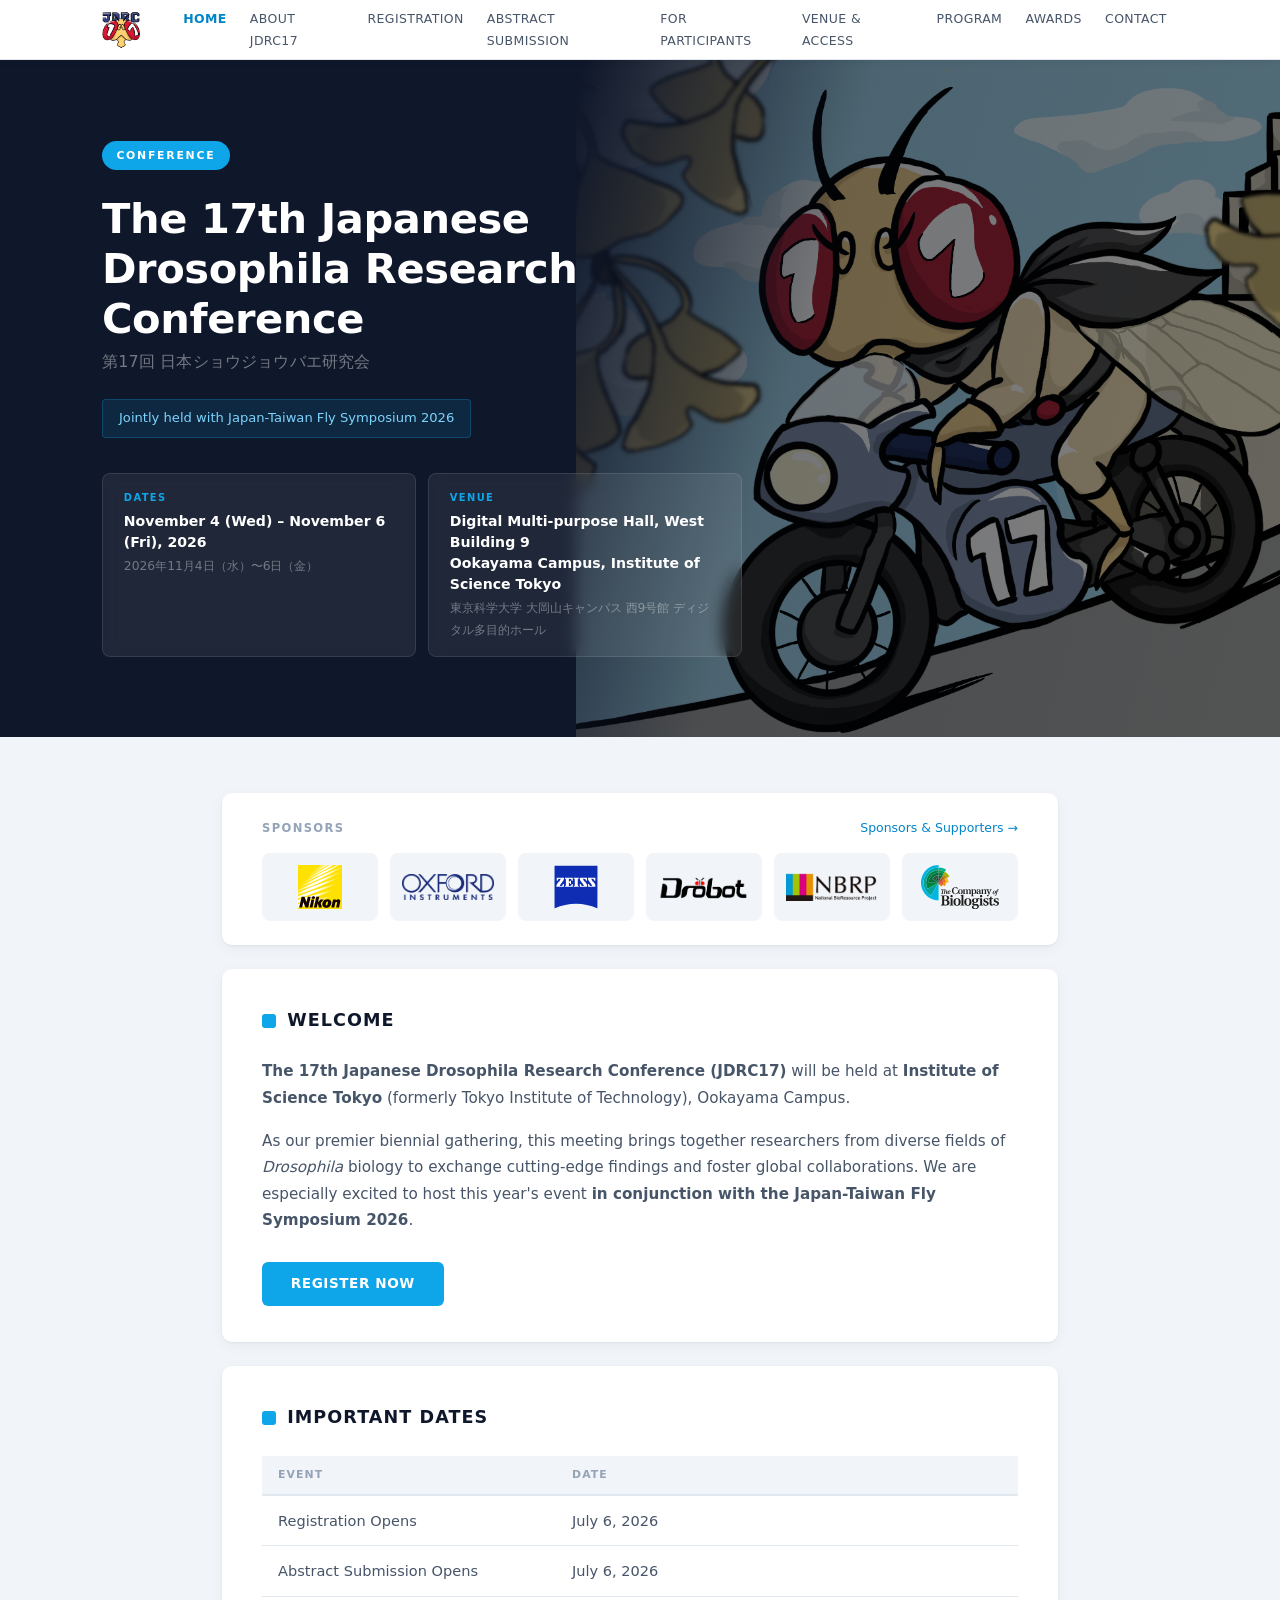
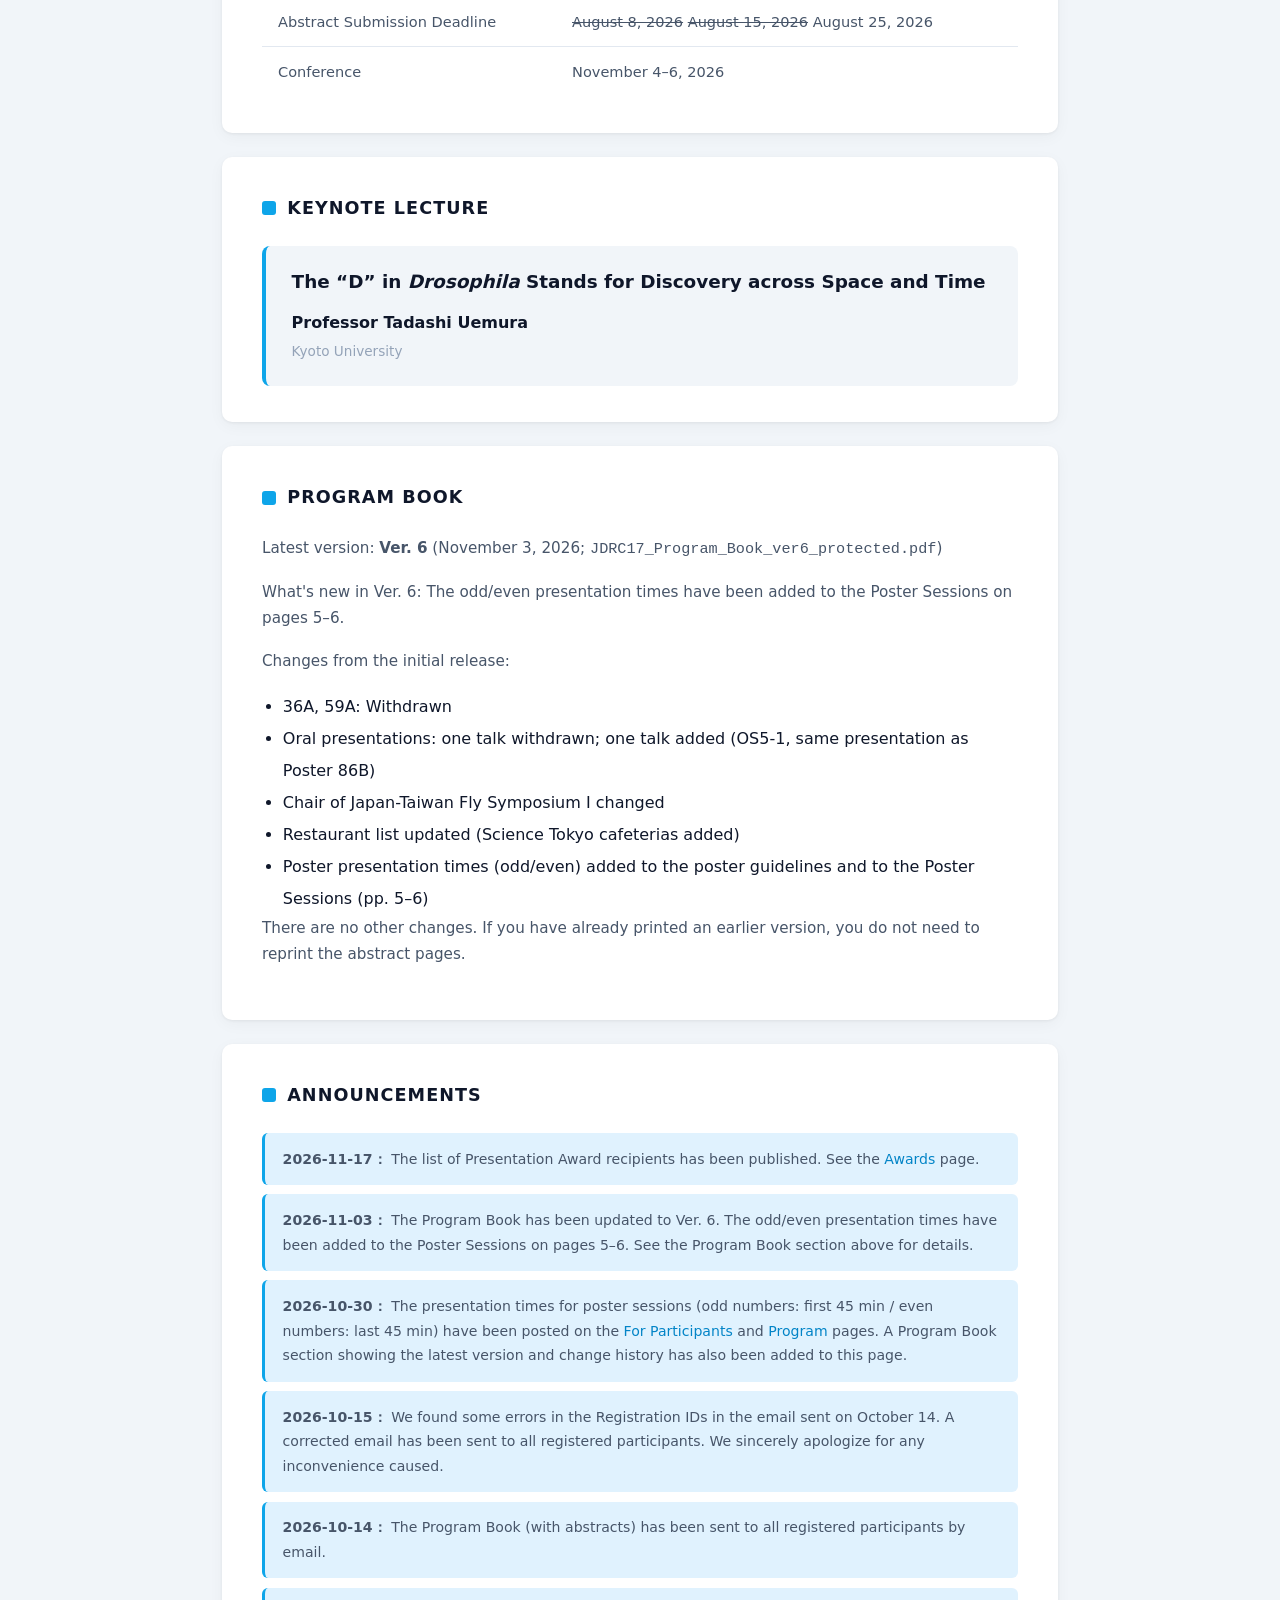
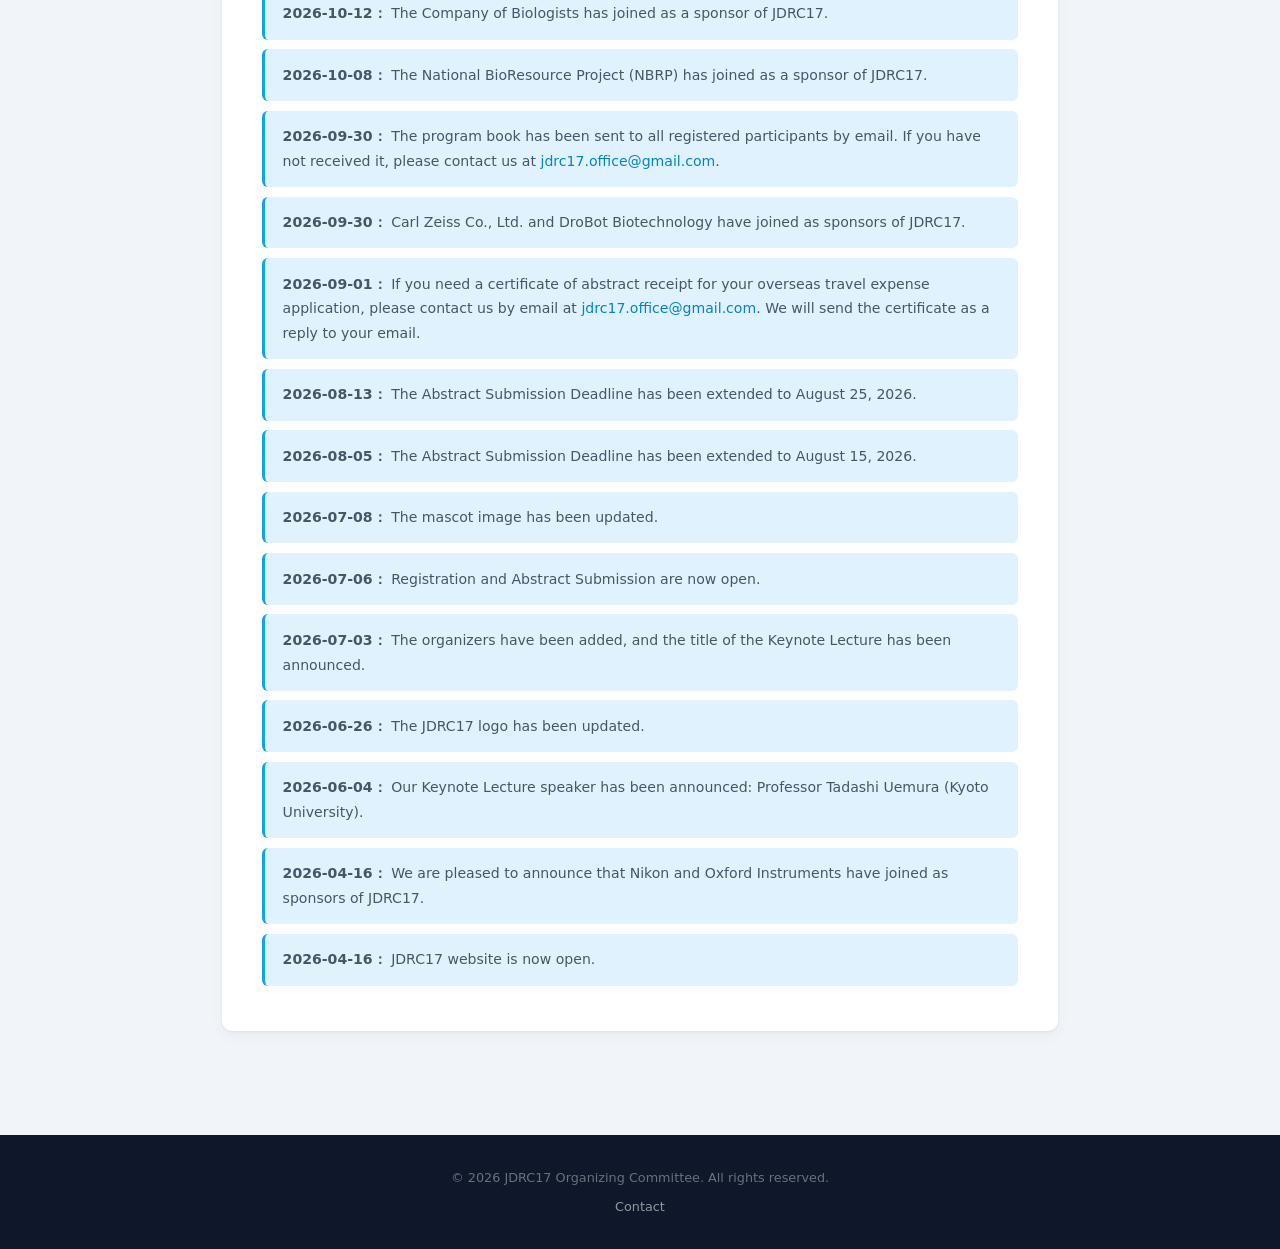
<file: index.html>
<!DOCTYPE html>
<html lang="ja">
<head>
<!-- Google tag (gtag.js) -->
<script async src="https://www.googletagmanager.com/gtag/js?id=G-LBCGRK3BX6"></script>
<script>
  window.dataLayer = window.dataLayer || [];
  function gtag(){dataLayer.push(arguments);}
  gtag('js', new Date());

  gtag('config', 'G-LBCGRK3BX6');
</script>
  <meta charset="UTF-8">
  <meta name="viewport" content="width=device-width, initial-scale=1.0">
  <title>JDRC17 – 第17回 日本ショウジョウバエ研究会</title>
  <link rel="stylesheet" href="style.css">
  <link rel="icon" type="image/png" href="images/jdrc17_logo_y.png">
</head>
<body>

<!-- Navigation -->
<nav>
  <div class="nav-inner">
    <a href="index.html" class="nav-logo"><img src="images/jdrc17_logo_y.png" alt="JDRC17" class="nav-logo-img" height="38"></a>
    <ul class="nav-links" id="navLinks">
      <li><a href="index.html" class="active">Home</a></li>
      <li><a href="about.html">About JDRC17</a></li>
      <li><a href="registration.html">Registration</a></li>
      <li><a href="abstract.html">Abstract Submission</a></li>
      <li><a href="participants.html">For Participants</a></li>
      <li><a href="venue.html">Venue &amp; Access</a></li>
      <li><a href="program.html">Program</a></li>
      <li><a href="awards.html">Awards</a></li>
      <li><a href="contact.html">Contact</a></li>
    </ul>
    <div class="nav-toggle" id="navToggle" aria-label="メニュー">
      <span></span><span></span><span></span>
    </div>
  </div>
</nav>

<!-- Hero -->
<section class="hero">
  <img class="hero-bg" src="images/kamen_melanogaster.png" alt="kamen melanogaster – JDRC17 Mascot">
  <div class="hero-content">
    <div class="hero-badge">Conference</div>
    <h1>
      The 17th Japanese Drosophila Research Conference
      <span>第17回 日本ショウジョウバエ研究会</span>
    </h1>
    <div class="jointly-badge">Jointly held with Japan-Taiwan Fly Symposium 2026</div>
    <div class="hero-info">
      <div class="hero-info-card">
        <div class="label">Dates</div>
        <div class="value">November 4 (Wed) – November 6 (Fri), 2026</div>
        <div class="value-ja">2026年11月4日（水）〜6日（金）</div>
      </div>
      <div class="hero-info-card">
        <div class="label">Venue</div>
        <div class="value">Digital Multi-purpose Hall, West Building 9<br>Ookayama Campus, Institute of Science Tokyo</div>
        <div class="value-ja">東京科学大学 大岡山キャンパス 西9号館 ディジタル多目的ホール</div>
      </div>
    </div>
  </div>
</section>

<!-- Main Content -->
<main class="container">

  <section class="section-block sponsor-strip" aria-label="Sponsors">
    <div class="sponsor-strip-head">
      <span class="sponsor-strip-label">Sponsors</span>
      <a href="about.html">Sponsors &amp; Supporters &rarr;</a>
    </div>
    <div class="sponsor-grid">
      <a class="sponsor-item" href="https://www.jp.nikon.com/" target="_blank" rel="noopener noreferrer">
        <img src="images/nikon_logo.svg" alt="Nikon">
      </a>
      <a class="sponsor-item" href="https://www.oxinst.com/" target="_blank" rel="noopener noreferrer">
        <img src="images/oxford_instruments_logo.png" alt="Oxford Instruments">
      </a>
      <a class="sponsor-item" href="https://www.zeiss.co.jp/" target="_blank" rel="noopener noreferrer">
        <img src="images/zeiss_logo.svg" alt="Carl Zeiss Co., Ltd.">
      </a>
      <a class="sponsor-item" href="https://www.drobot.com.tw/" target="_blank" rel="noopener noreferrer">
        <img src="images/drobot_logo.png" alt="DroBot Biotechnology">
      </a>
      <a class="sponsor-item" href="https://nbrp.jp/en/" target="_blank" rel="noopener noreferrer">
        <img class="logo-on-white" src="images/nbrp_logo.jpg" alt="National BioResource Project (NBRP)">
      </a>
      <a class="sponsor-item" href="https://www.biologists.com/" target="_blank" rel="noopener noreferrer">
        <img src="images/company_of_biologists_logo.svg" alt="The Company of Biologists">
      </a>
    </div>
  </section>

  <section class="section-block">
    <h2 class="section-title">Welcome</h2>
    <p><strong>The 17th Japanese Drosophila Research Conference (JDRC17)</strong> will be held at <strong>Institute of Science Tokyo</strong> (formerly Tokyo Institute of Technology), Ookayama Campus.</p>

    <p>As our premier biennial gathering, this meeting brings together researchers from diverse fields of <em>Drosophila</em> biology to exchange cutting-edge findings and foster global collaborations. We are especially excited to host this year's event <strong>in conjunction with the Japan-Taiwan Fly Symposium 2026</strong>.</p>
    <a class="btn" href="registration.html">Register Now</a>
  </section>

  <section class="section-block">
    <h2 class="section-title">Important Dates</h2>
    <table class="dates-table">
      <thead>
        <tr><th>Event</th><th>Date</th></tr>
      </thead>
      <tbody>
        <tr><td>Registration Opens</td><td>July 6, 2026</td></tr>
        <tr><td>Abstract Submission Opens</td><td>July 6, 2026</td></tr>
        <tr><td>Abstract Submission Deadline</td><td><del>August 8, 2026</del> <del>August 15, 2026</del> August 25, 2026</td></tr>
        <tr><td>Conference</td><td>November 4–6, 2026</td></tr>
      </tbody>
    </table>
  </section>

  <section class="section-block">
    <h2 class="section-title">Keynote Lecture</h2>
    <div class="speaker-card keynote-card">
      <div class="talk-title">The &ldquo;D&rdquo; in <em>Drosophila</em> Stands for Discovery across Space and Time</div>
      <div class="name">Professor Tadashi Uemura</div>
      <div class="affil">Kyoto University</div>
    </div>
  </section>

  <section class="section-block">
    <h2 class="section-title">Program Book</h2>
    <p>Latest version: <strong>Ver. 6</strong> (November 3, 2026; <code>JDRC17_Program_Book_ver6_protected.pdf</code>)</p>
    <p>What's new in Ver. 6: The odd/even presentation times have been added to the Poster Sessions on pages 5&ndash;6.</p>
    <p>Changes from the initial release:</p>
    <ul style="padding-left:1.3rem; line-height:2;">
      <li>36A, 59A: Withdrawn</li>
      <li>Oral presentations: one talk withdrawn; one talk added (OS5-1, same presentation as Poster 86B)</li>
      <li>Chair of Japan-Taiwan Fly Symposium I changed</li>
      <li>Restaurant list updated (Science Tokyo cafeterias added)</li>
      <li>Poster presentation times (odd/even) added to the poster guidelines and to the Poster Sessions (pp. 5&ndash;6)</li>
    </ul>
    <p>There are no other changes. If you have already printed an earlier version, you do not need to reprint the abstract pages.</p>
  </section>

  <section class="section-block">
    <h2 class="section-title">Announcements</h2>
    <div class="alert">
      <strong>2026-11-17：</strong> The list of Presentation Award recipients has been published. See the <a href="awards.html">Awards</a> page.
    </div>
    <div class="alert">
      <strong>2026-11-03：</strong> The Program Book has been updated to Ver. 6. The odd/even presentation times have been added to the Poster Sessions on pages 5&ndash;6. See the Program Book section above for details.
    </div>
    <div class="alert">
      <strong>2026-10-30：</strong> The presentation times for poster sessions (odd numbers: first 45 min / even numbers: last 45 min) have been posted on the <a href="participants.html">For Participants</a> and <a href="program.html">Program</a> pages. A Program Book section showing the latest version and change history has also been added to this page.
    </div>
    <div class="alert">
      <strong>2026-10-15：</strong> We found some errors in the Registration IDs in the email sent on October 14. A corrected email has been sent to all registered participants. We sincerely apologize for any inconvenience caused.
    </div>
    <div class="alert">
      <strong>2026-10-14：</strong> The Program Book (with abstracts) has been sent to all registered participants by email.
    </div>
    <div class="alert">
      <strong>2026-10-12：</strong> The Company of Biologists has joined as a sponsor of JDRC17.
    </div>
    <div class="alert">
      <strong>2026-10-08：</strong> The National BioResource Project (NBRP) has joined as a sponsor of JDRC17.
    </div>
    <div class="alert">
      <strong>2026-09-30：</strong> The program book has been sent to all registered participants by email. If you have not received it, please contact us at <a href="mailto:jdrc17.office@gmail.com">jdrc17.office@gmail.com</a>.
    </div>
    <div class="alert">
      <strong>2026-09-30：</strong> Carl Zeiss Co., Ltd. and DroBot Biotechnology have joined as sponsors of JDRC17.
    </div>
    <div class="alert">
      <strong>2026-09-01：</strong> If you need a certificate of abstract receipt for your overseas travel expense application, please contact us by email at <a href="mailto:jdrc17.office@gmail.com">jdrc17.office@gmail.com</a>. We will send the certificate as a reply to your email.
    </div>
    <div class="alert">
      <strong>2026-08-13：</strong> The Abstract Submission Deadline has been extended to August 25, 2026.
    </div>
    <div class="alert">
      <strong>2026-08-05：</strong> The Abstract Submission Deadline has been extended to August 15, 2026.
    </div>
    <div class="alert">
      <strong>2026-07-08：</strong> The mascot image has been updated.
    </div>
    <div class="alert">
      <strong>2026-07-06：</strong> Registration and Abstract Submission are now open.
    </div>
    <div class="alert">
      <strong>2026-07-03：</strong> The organizers have been added, and the title of the Keynote Lecture has been announced.
    </div>
    <div class="alert">
      <strong>2026-06-26：</strong> The JDRC17 logo has been updated.
    </div>
    <div class="alert">
      <strong>2026-06-04：</strong> Our Keynote Lecture speaker has been announced: Professor Tadashi Uemura (Kyoto University).
    </div>
    <div class="alert">
      <strong>2026-04-16：</strong> We are pleased to announce that Nikon and Oxford Instruments have joined as sponsors of JDRC17.
    </div>
    <div class="alert">
      <strong>2026-04-16：</strong> JDRC17 website is now open.
    </div>
  </section>

</main>

<footer>
  <p>&copy; 2026 JDRC17 Organizing Committee. All rights reserved.</p>
  <p style="margin-top:.4rem;"><a href="contact.html">Contact</a></p>
</footer>

<script>
  document.getElementById('navToggle').addEventListener('click', function() {
    document.getElementById('navLinks').classList.toggle('open');
  });
</script>
</body>
</html>
</file>
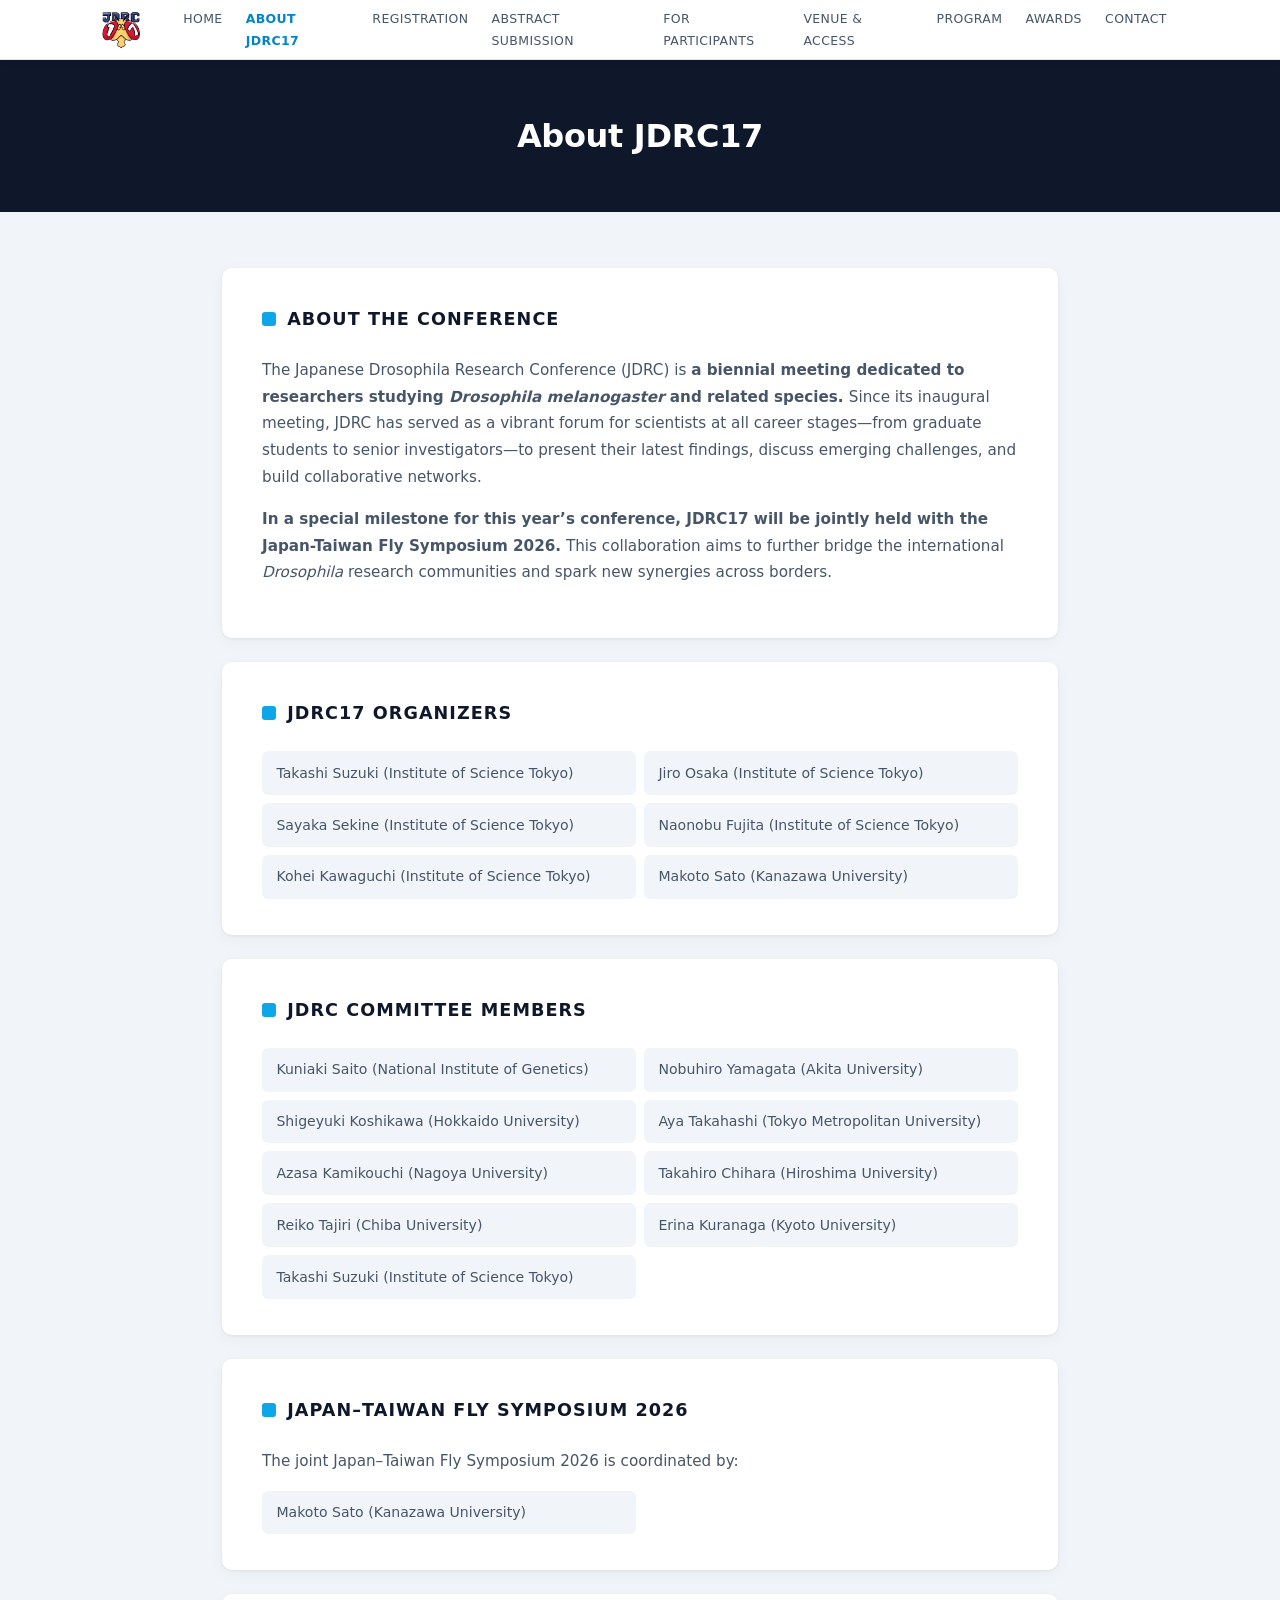
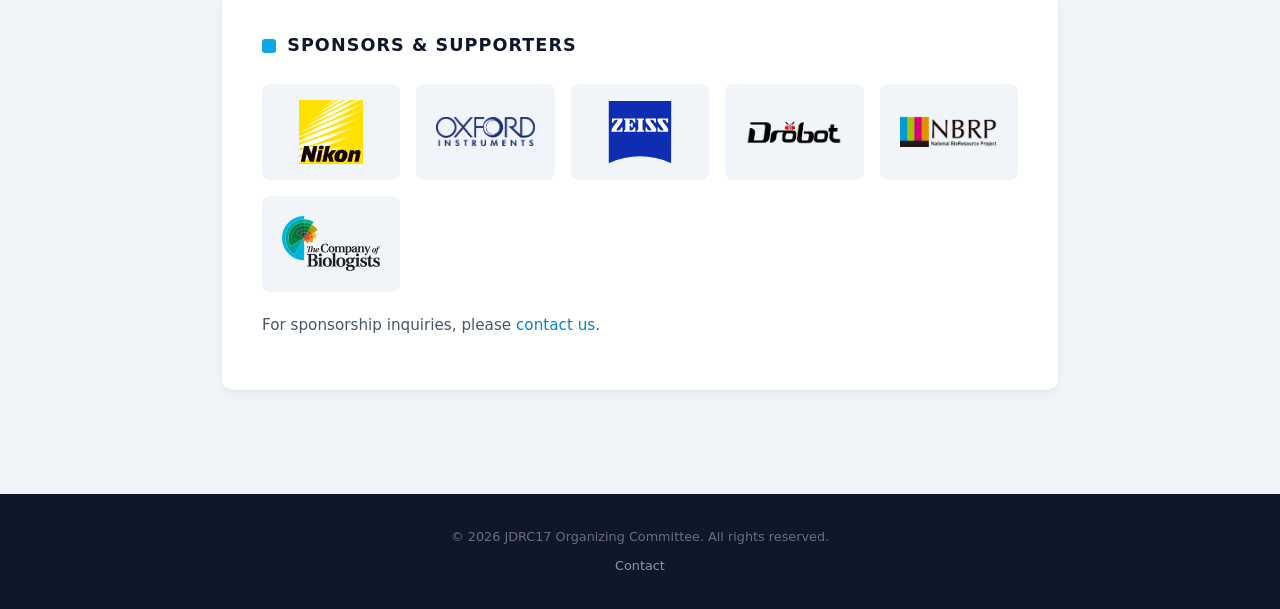
<file: about.html>
<!DOCTYPE html>
<html lang="ja">
<head>
<!-- Google tag (gtag.js) -->
<script async src="https://www.googletagmanager.com/gtag/js?id=G-LBCGRK3BX6"></script>
<script>
  window.dataLayer = window.dataLayer || [];
  function gtag(){dataLayer.push(arguments);}
  gtag('js', new Date());

  gtag('config', 'G-LBCGRK3BX6');
</script>
  <meta charset="UTF-8">
  <meta name="viewport" content="width=device-width, initial-scale=1.0">
  <title>About JDRC17 – 第17回 日本ショウジョウバエ研究会</title>
  <link rel="stylesheet" href="style.css">
  <link rel="icon" type="image/png" href="images/jdrc17_logo_y.png">
</head>
<body>

<nav>
  <div class="nav-inner">
    <a href="index.html" class="nav-logo"><img src="images/jdrc17_logo_y.png" alt="JDRC17" class="nav-logo-img" height="38"></a>
    <ul class="nav-links" id="navLinks">
      <li><a href="index.html">Home</a></li>
      <li><a href="about.html" class="active">About JDRC17</a></li>
      <li><a href="registration.html">Registration</a></li>
      <li><a href="abstract.html">Abstract Submission</a></li>
      <li><a href="participants.html">For Participants</a></li>
      <li><a href="venue.html">Venue &amp; Access</a></li>
      <li><a href="program.html">Program</a></li>
      <li><a href="awards.html">Awards</a></li>
      <li><a href="contact.html">Contact</a></li>
    </ul>
    <div class="nav-toggle" id="navToggle" aria-label="メニュー">
      <span></span><span></span><span></span>
    </div>
  </div>
</nav>

<div class="page-hero">
  <h1>About JDRC17</h1>
</div>

<main class="container">

  <section class="section-block">
    <h2 class="section-title">About the Conference</h2>
    <p>The Japanese Drosophila Research Conference (JDRC) is <strong>a biennial meeting dedicated to researchers studying <em>Drosophila melanogaster</em> and related species. </strong>Since its inaugural meeting, JDRC has served as a vibrant forum for scientists at all career stages—from graduate students to senior investigators—to present their latest findings, discuss emerging challenges, and build collaborative networks.</p>
  
    <p><strong>In a special milestone for this year’s conference, JDRC17 will be jointly held with the Japan-Taiwan Fly Symposium 2026.</strong> This collaboration aims to further bridge the international <em>Drosophila</em> research communities and spark new synergies across borders.</p>
  </section>

  <section class="section-block">
    <h2 class="section-title">JDRC17 Organizers</h2>
    <ul class="organizers-list">
      <li>Takashi Suzuki (Institute of Science Tokyo)</li>
      <li>Jiro Osaka (Institute of Science Tokyo)</li>
      <li>Sayaka Sekine (Institute of Science Tokyo)</li>
      <li>Naonobu Fujita (Institute of Science Tokyo)</li>
      <li>Kohei Kawaguchi (Institute of Science Tokyo)</li>
      <li>Makoto Sato (Kanazawa University)</li>
    </ul>
  </section>

  <section class="section-block">
    <h2 class="section-title">JDRC Committee Members</h2>
    <ul class="organizers-list">
      <li>Kuniaki Saito (National Institute of Genetics)</li>
      <li>Nobuhiro Yamagata (Akita University)</li>
      <li>Shigeyuki Koshikawa (Hokkaido University)</li>
      <li>Aya Takahashi (Tokyo Metropolitan University)</li>
      <li>Azasa Kamikouchi (Nagoya University)</li>
      <li>Takahiro Chihara (Hiroshima University)</li>
      <li>Reiko Tajiri (Chiba University)</li>
      <li>Erina Kuranaga (Kyoto University)</li>
      <li>Takashi Suzuki (Institute of Science Tokyo)</li>
    </ul>
  </section>

  <section class="section-block">
    <h2 class="section-title">Japan–Taiwan Fly Symposium 2026</h2>
    <p>The joint Japan–Taiwan Fly Symposium 2026 is coordinated by:</p>
    <ul class="organizers-list">
      <li>Makoto Sato (Kanazawa University)</li>
    </ul>
  </section>

  <section class="section-block">
    <h2 class="section-title">Sponsors &amp; Supporters</h2>
    <div class="sponsor-grid">
      <a class="sponsor-item" href="https://www.jp.nikon.com/" target="_blank" rel="noopener noreferrer">
        <img src="images/nikon_logo.svg" alt="Nikon">
      </a>
      <a class="sponsor-item" href="https://www.oxinst.com/" target="_blank" rel="noopener noreferrer">
        <img src="images/oxford_instruments_logo.png" alt="Oxford Instruments">
      </a>
      <a class="sponsor-item" href="https://www.zeiss.co.jp/" target="_blank" rel="noopener noreferrer">
        <img src="images/zeiss_logo.svg" alt="Carl Zeiss Co., Ltd.">
      </a>
      <a class="sponsor-item" href="https://www.drobot.com.tw/" target="_blank" rel="noopener noreferrer">
        <img src="images/drobot_logo.png" alt="DroBot Biotechnology">
      </a>
      <a class="sponsor-item" href="https://nbrp.jp/en/" target="_blank" rel="noopener noreferrer">
        <img class="logo-on-white" src="images/nbrp_logo.jpg" alt="National BioResource Project (NBRP)">
      </a>
      <a class="sponsor-item" href="https://www.biologists.com/" target="_blank" rel="noopener noreferrer">
        <img src="images/company_of_biologists_logo.svg" alt="The Company of Biologists">
      </a>
    </div>
    <p style="margin-top:1.25rem;">For sponsorship inquiries, please <a href="contact.html">contact us</a>.</p>
  </section>

</main>

<footer>
  <p>&copy; 2026 JDRC17 Organizing Committee. All rights reserved.</p>
  <p style="margin-top:.4rem;"><a href="contact.html">Contact</a></p>
</footer>

<script>
  document.getElementById('navToggle').addEventListener('click', function() {
    document.getElementById('navLinks').classList.toggle('open');
  });
</script>
</body>
</html>
</file>
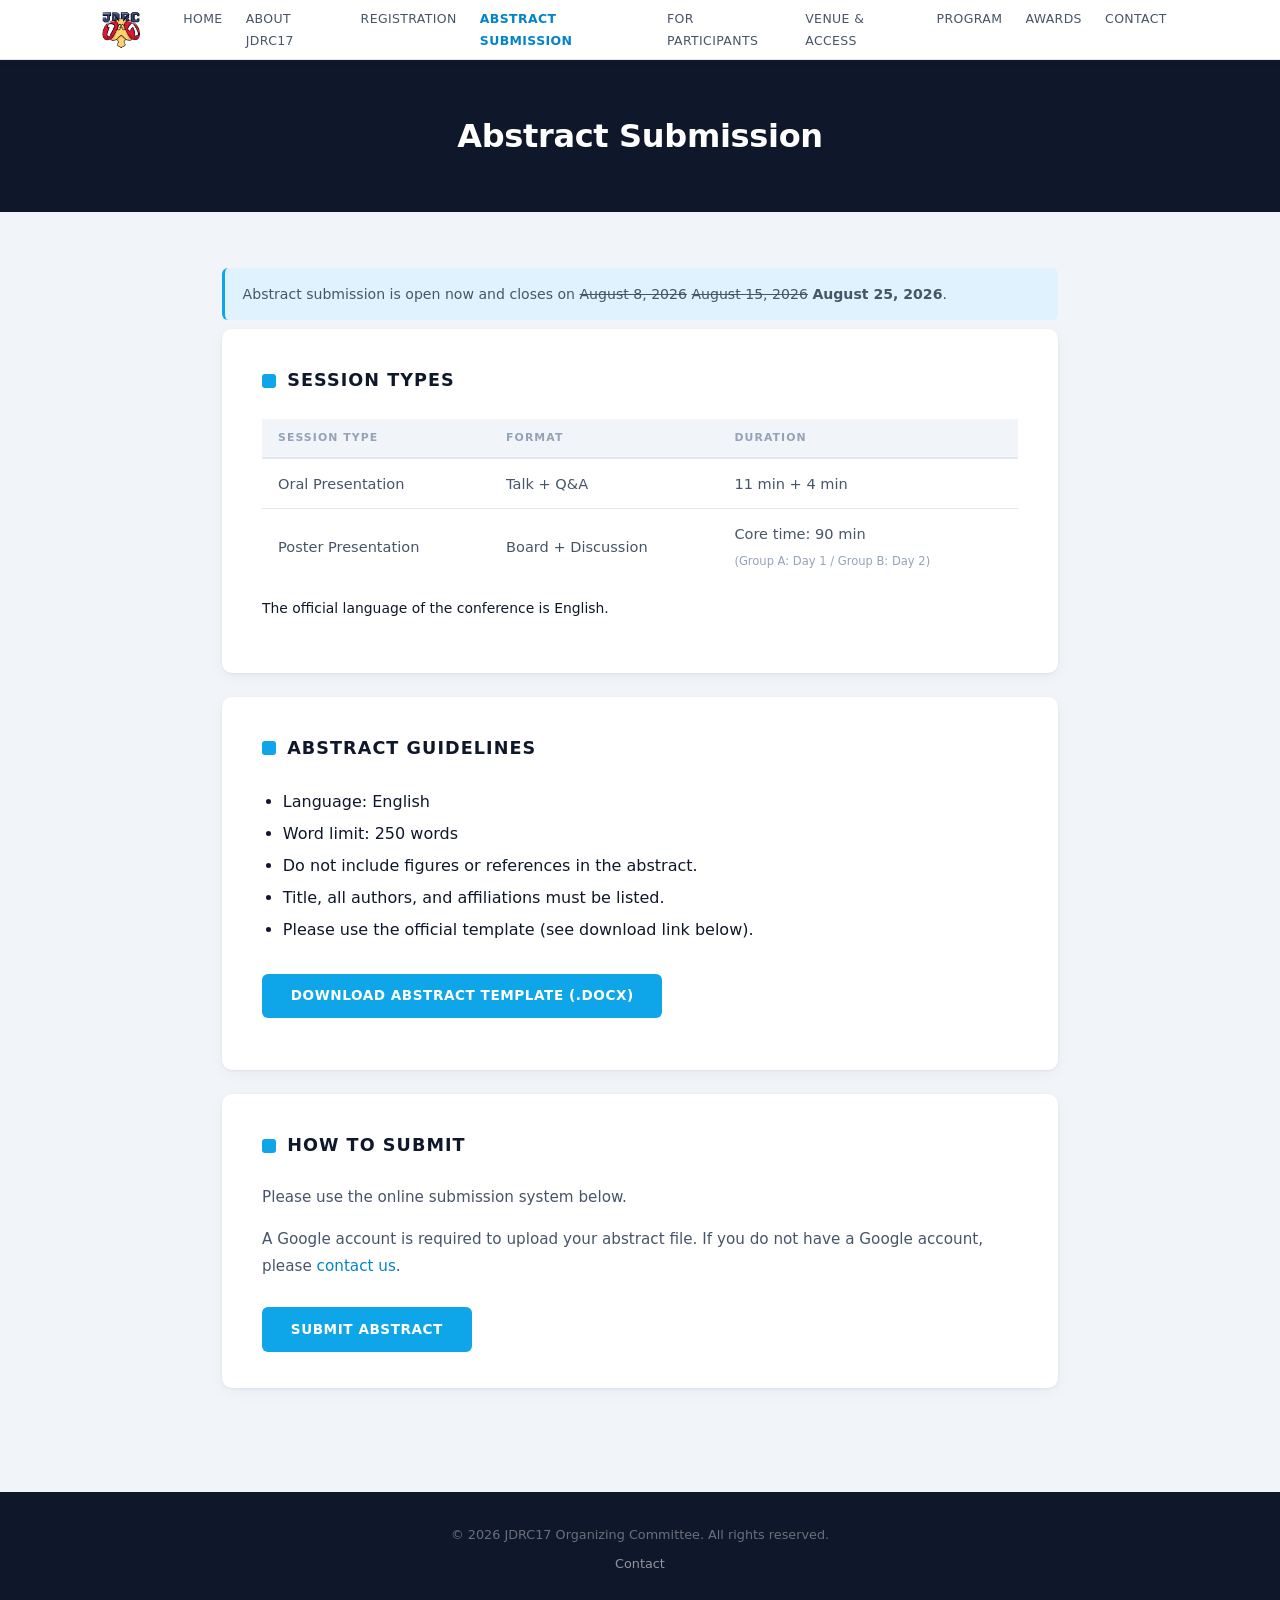
<file: abstract.html>
<!DOCTYPE html>
<html lang="ja">
<head>
<!-- Google tag (gtag.js) -->
<script async src="https://www.googletagmanager.com/gtag/js?id=G-LBCGRK3BX6"></script>
<script>
  window.dataLayer = window.dataLayer || [];
  function gtag(){dataLayer.push(arguments);}
  gtag('js', new Date());

  gtag('config', 'G-LBCGRK3BX6');
</script>
  <meta charset="UTF-8">
  <meta name="viewport" content="width=device-width, initial-scale=1.0">
  <title>Abstract Submission – JDRC17</title>
  <link rel="stylesheet" href="style.css">
  <link rel="icon" type="image/png" href="images/jdrc17_logo_y.png">
</head>
<body>

<nav>
  <div class="nav-inner">
    <a href="index.html" class="nav-logo"><img src="images/jdrc17_logo_y.png" alt="JDRC17" class="nav-logo-img" height="38"></a>
    <ul class="nav-links" id="navLinks">
      <li><a href="index.html">Home</a></li>
      <li><a href="about.html">About JDRC17</a></li>
      <li><a href="registration.html">Registration</a></li>
      <li><a href="abstract.html" class="active">Abstract Submission</a></li>
      <li><a href="participants.html">For Participants</a></li>
      <li><a href="venue.html">Venue &amp; Access</a></li>
      <li><a href="program.html">Program</a></li>
      <li><a href="awards.html">Awards</a></li>
      <li><a href="contact.html">Contact</a></li>
    </ul>
    <div class="nav-toggle" id="navToggle" aria-label="メニュー">
      <span></span><span></span><span></span>
    </div>
  </div>
</nav>

<div class="page-hero">
  <h1>Abstract Submission</h1>
</div>

<main class="container">

  <div class="alert">
    Abstract submission is open now and closes on <del>August 8, 2026</del> <del>August 15, 2026</del> <strong>August 25, 2026</strong>.
  </div>

  <section class="section-block">
    <h2 class="section-title">Session Types</h2>
    <table class="dates-table">
      <thead>
        <tr><th>Session Type</th><th>Format</th><th>Duration</th></tr>
      </thead>
      <tbody>
        <tr><td>Oral Presentation</td><td>Talk + Q&amp;A</td><td>11 min + 4 min</td></tr>
        <tr><td>Poster Presentation</td><td>Board + Discussion</td><td>Core time: 90 min<br><span class="table-subnote">(Group A: Day 1 / Group B: Day 2)</span></td></tr>
      </tbody>
    </table>
    <p style="margin-top:.75rem; font-size:.87rem; color:var(--text-light);">The official language of the conference is English.</p>
  </section>

  <section class="section-block">
    <h2 class="section-title">Abstract Guidelines</h2>
    <ul style="padding-left:1.3rem; line-height:2;">
      <li>Language: English</li>
      <li>Word limit: 250 words</li>
      <li>Do not include figures or references in the abstract.</li>
      <li>Title, all authors, and affiliations must be listed.</li>
      <li>Please use the official template (see download link below).</li>
    </ul>
    <p style="margin-top:1rem;"><a class="btn" href="files/2026JDRC17_Abstract_template.docx" download>Download Abstract Template (.docx)</a></p>
  </section>

  <section class="section-block">
    <h2 class="section-title">How to Submit</h2>
    <p>Please use the online submission system below.</p>
    <p>A Google account is required to upload your abstract file. If you do not have a Google account, please <a href="contact.html">contact us</a>.</p>
    <a class="btn" href="https://forms.gle/mjwfjuQmMHutPPF6A" style="opacity:1; cursor:allowed;" onclick="return true;">Submit Abstract</a>
  </section>

</main>

<footer>
  <p>&copy; 2026 JDRC17 Organizing Committee. All rights reserved.</p>
  <p style="margin-top:.4rem;"><a href="contact.html">Contact</a></p>
</footer>

<script>
  document.getElementById('navToggle').addEventListener('click', function() {
    document.getElementById('navLinks').classList.toggle('open');
  });
</script>
</body>
</html>
</file>
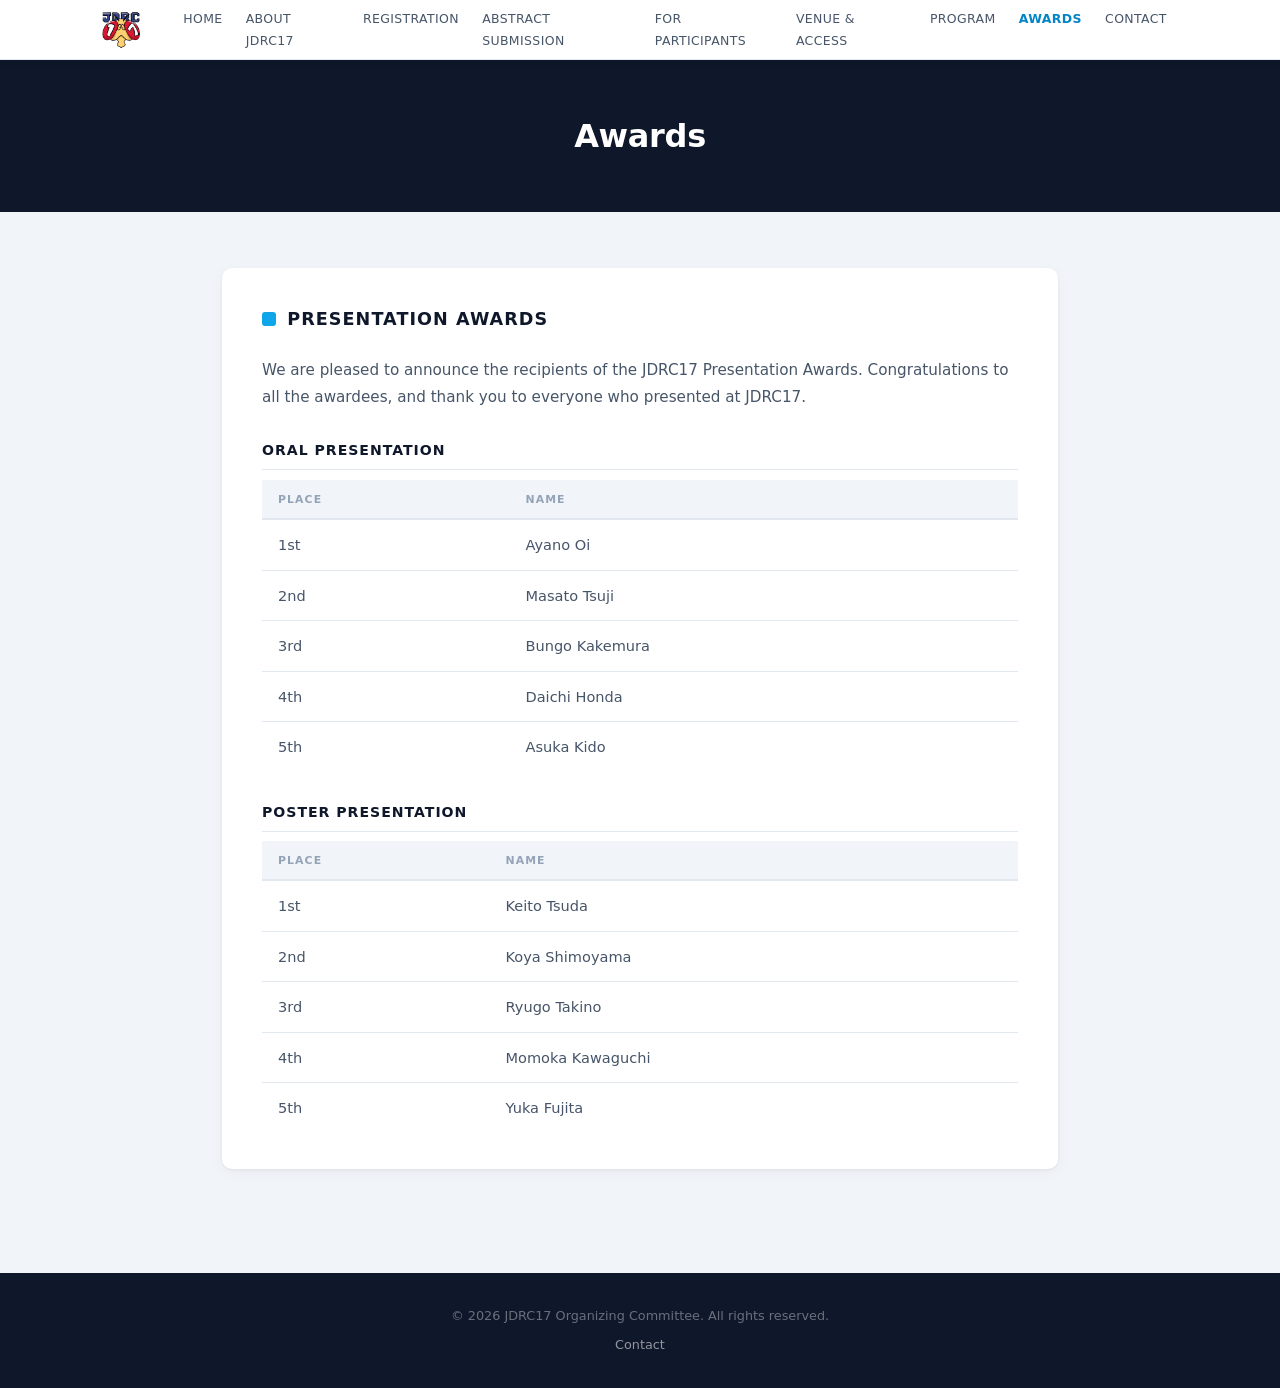
<file: awards.html>
<!DOCTYPE html>
<html lang="ja">
<head>
<!-- Google tag (gtag.js) -->
<script async src="https://www.googletagmanager.com/gtag/js?id=G-LBCGRK3BX6"></script>
<script>
  window.dataLayer = window.dataLayer || [];
  function gtag(){dataLayer.push(arguments);}
  gtag('js', new Date());

  gtag('config', 'G-LBCGRK3BX6');
</script>
  <meta charset="UTF-8">
  <meta name="viewport" content="width=device-width, initial-scale=1.0">
  <title>Awards – JDRC17</title>
  <link rel="stylesheet" href="style.css">
  <link rel="icon" type="image/png" href="images/jdrc17_logo_y.png">
</head>
<body>

<nav>
  <div class="nav-inner">
    <a href="index.html" class="nav-logo"><img src="images/jdrc17_logo_y.png" alt="JDRC17" class="nav-logo-img" height="38"></a>
    <ul class="nav-links" id="navLinks">
      <li><a href="index.html">Home</a></li>
      <li><a href="about.html">About JDRC17</a></li>
      <li><a href="registration.html">Registration</a></li>
      <li><a href="abstract.html">Abstract Submission</a></li>
      <li><a href="participants.html">For Participants</a></li>
      <li><a href="venue.html">Venue &amp; Access</a></li>
      <li><a href="program.html">Program</a></li>
      <li><a href="awards.html" class="active">Awards</a></li>
      <li><a href="contact.html">Contact</a></li>
    </ul>
    <div class="nav-toggle" id="navToggle" aria-label="メニュー">
      <span></span><span></span><span></span>
    </div>
  </div>
</nav>

<div class="page-hero">
  <h1>Awards</h1>
</div>

<main class="container">

  <section class="section-block">
    <h2 class="section-title">Presentation Awards</h2>
    <p>We are pleased to announce the recipients of the JDRC17 Presentation Awards. Congratulations to all the awardees, and thank you to everyone who presented at JDRC17.</p>

    <h3 class="subsection-title">Oral Presentation</h3>
    <div class="table-wrap">
      <table class="dates-table">
        <thead>
          <tr><th>Place</th><th>Name</th></tr>
        </thead>
        <tbody>
          <tr><td>1st</td><td>Ayano Oi</td></tr>
          <tr><td>2nd</td><td>Masato Tsuji</td></tr>
          <tr><td>3rd</td><td>Bungo Kakemura</td></tr>
          <tr><td>4th</td><td>Daichi Honda</td></tr>
          <tr><td>5th</td><td>Asuka Kido</td></tr>
        </tbody>
      </table>
    </div>

    <h3 class="subsection-title">Poster Presentation</h3>
    <div class="table-wrap">
      <table class="dates-table">
        <thead>
          <tr><th>Place</th><th>Name</th></tr>
        </thead>
        <tbody>
          <tr><td>1st</td><td>Keito Tsuda</td></tr>
          <tr><td>2nd</td><td>Koya Shimoyama</td></tr>
          <tr><td>3rd</td><td>Ryugo Takino</td></tr>
          <tr><td>4th</td><td>Momoka Kawaguchi</td></tr>
          <tr><td>5th</td><td>Yuka Fujita</td></tr>
        </tbody>
      </table>
    </div>
  </section>

</main>

<footer>
  <p>&copy; 2026 JDRC17 Organizing Committee. All rights reserved.</p>
  <p style="margin-top:.4rem;"><a href="contact.html">Contact</a></p>
</footer>

<script>
  document.getElementById('navToggle').addEventListener('click', function() {
    document.getElementById('navLinks').classList.toggle('open');
  });
</script>
</body>
</html>
</file>
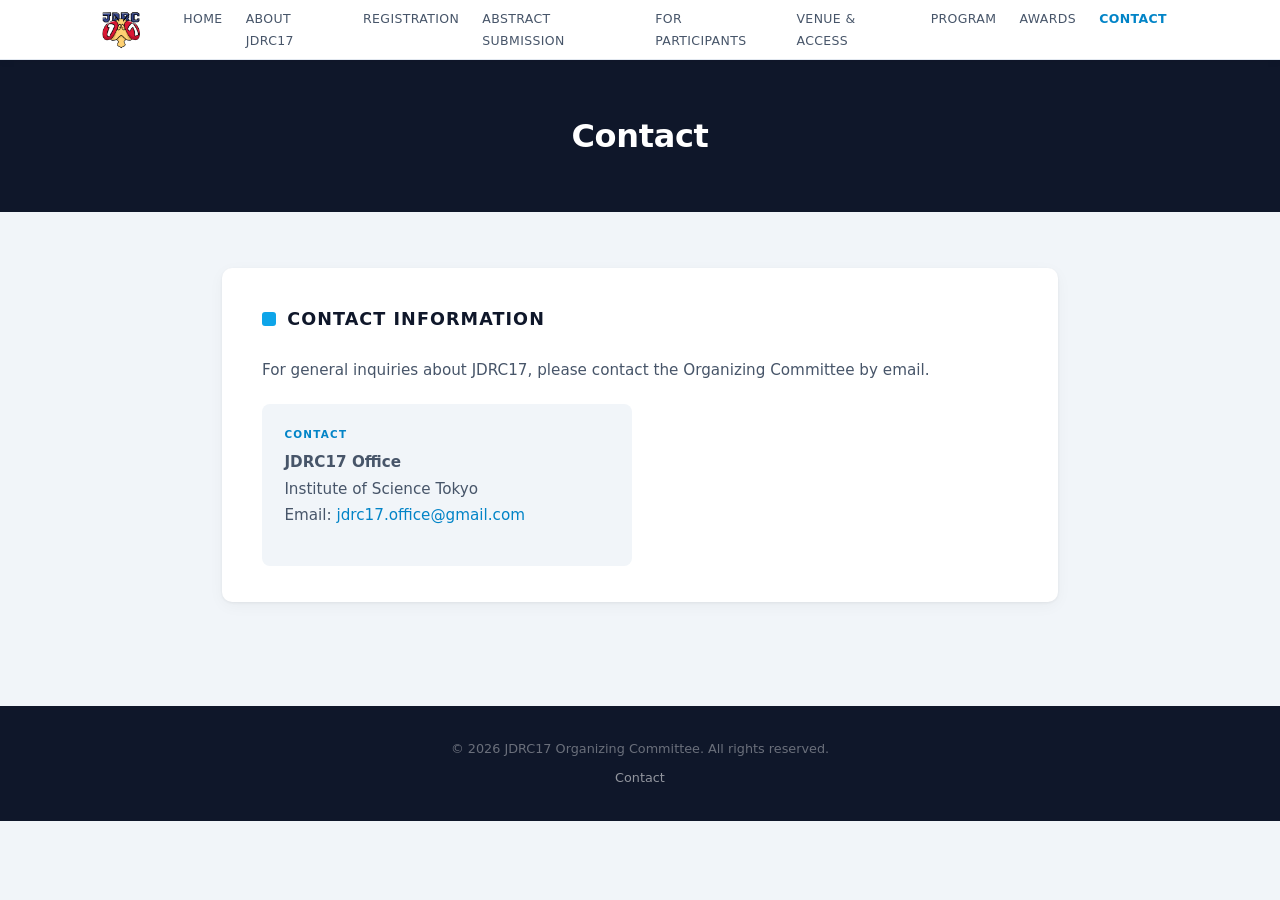
<file: contact.html>
<!DOCTYPE html>
<html lang="ja">
<head>
<!-- Google tag (gtag.js) -->
<script async src="https://www.googletagmanager.com/gtag/js?id=G-LBCGRK3BX6"></script>
<script>
  window.dataLayer = window.dataLayer || [];
  function gtag(){dataLayer.push(arguments);}
  gtag('js', new Date());

  gtag('config', 'G-LBCGRK3BX6');
</script>
  <meta charset="UTF-8">
  <meta name="viewport" content="width=device-width, initial-scale=1.0">
  <title>Contact – JDRC17</title>
  <link rel="stylesheet" href="style.css">
  <link rel="icon" type="image/png" href="images/jdrc17_logo_y.png">
</head>
<body>

<nav>
  <div class="nav-inner">
    <a href="index.html" class="nav-logo"><img src="images/jdrc17_logo_y.png" alt="JDRC17" class="nav-logo-img" height="38"></a>
    <ul class="nav-links" id="navLinks">
      <li><a href="index.html">Home</a></li>
      <li><a href="about.html">About JDRC17</a></li>
      <li><a href="registration.html">Registration</a></li>
      <li><a href="abstract.html">Abstract Submission</a></li>
      <li><a href="participants.html">For Participants</a></li>
      <li><a href="venue.html">Venue &amp; Access</a></li>
      <li><a href="program.html">Program</a></li>
      <li><a href="awards.html">Awards</a></li>
      <li><a href="contact.html" class="active">Contact</a></li>
    </ul>
    <div class="nav-toggle" id="navToggle" aria-label="メニュー">
      <span></span><span></span><span></span>
    </div>
  </div>
</nav>

<div class="page-hero">
  <h1>Contact</h1>
</div>

<main class="container">

  <section class="section-block">
    <h2 class="section-title">Contact Information</h2>
    <p>For general inquiries about JDRC17, please contact the Organizing Committee by email.</p>

    <div class="contact-grid" style="margin-top:1.25rem;">
      <div class="contact-card">
        <div class="role">Contact</div>
        <p><strong>JDRC17 Office</strong><br>
        Institute of Science Tokyo<br>
        Email: <a href="mailto:jdrc17.office@gmail.com">jdrc17.office@gmail.com</a></p>
      </div>
    </div>
  </section>

</main>

<footer>
  <p>&copy; 2026 JDRC17 Organizing Committee. All rights reserved.</p>
  <p style="margin-top:.4rem;"><a href="contact.html">Contact</a></p>
</footer>

<script>
  document.getElementById('navToggle').addEventListener('click', function() {
    document.getElementById('navLinks').classList.toggle('open');
  });
</script>
</body>
</html>
</file>
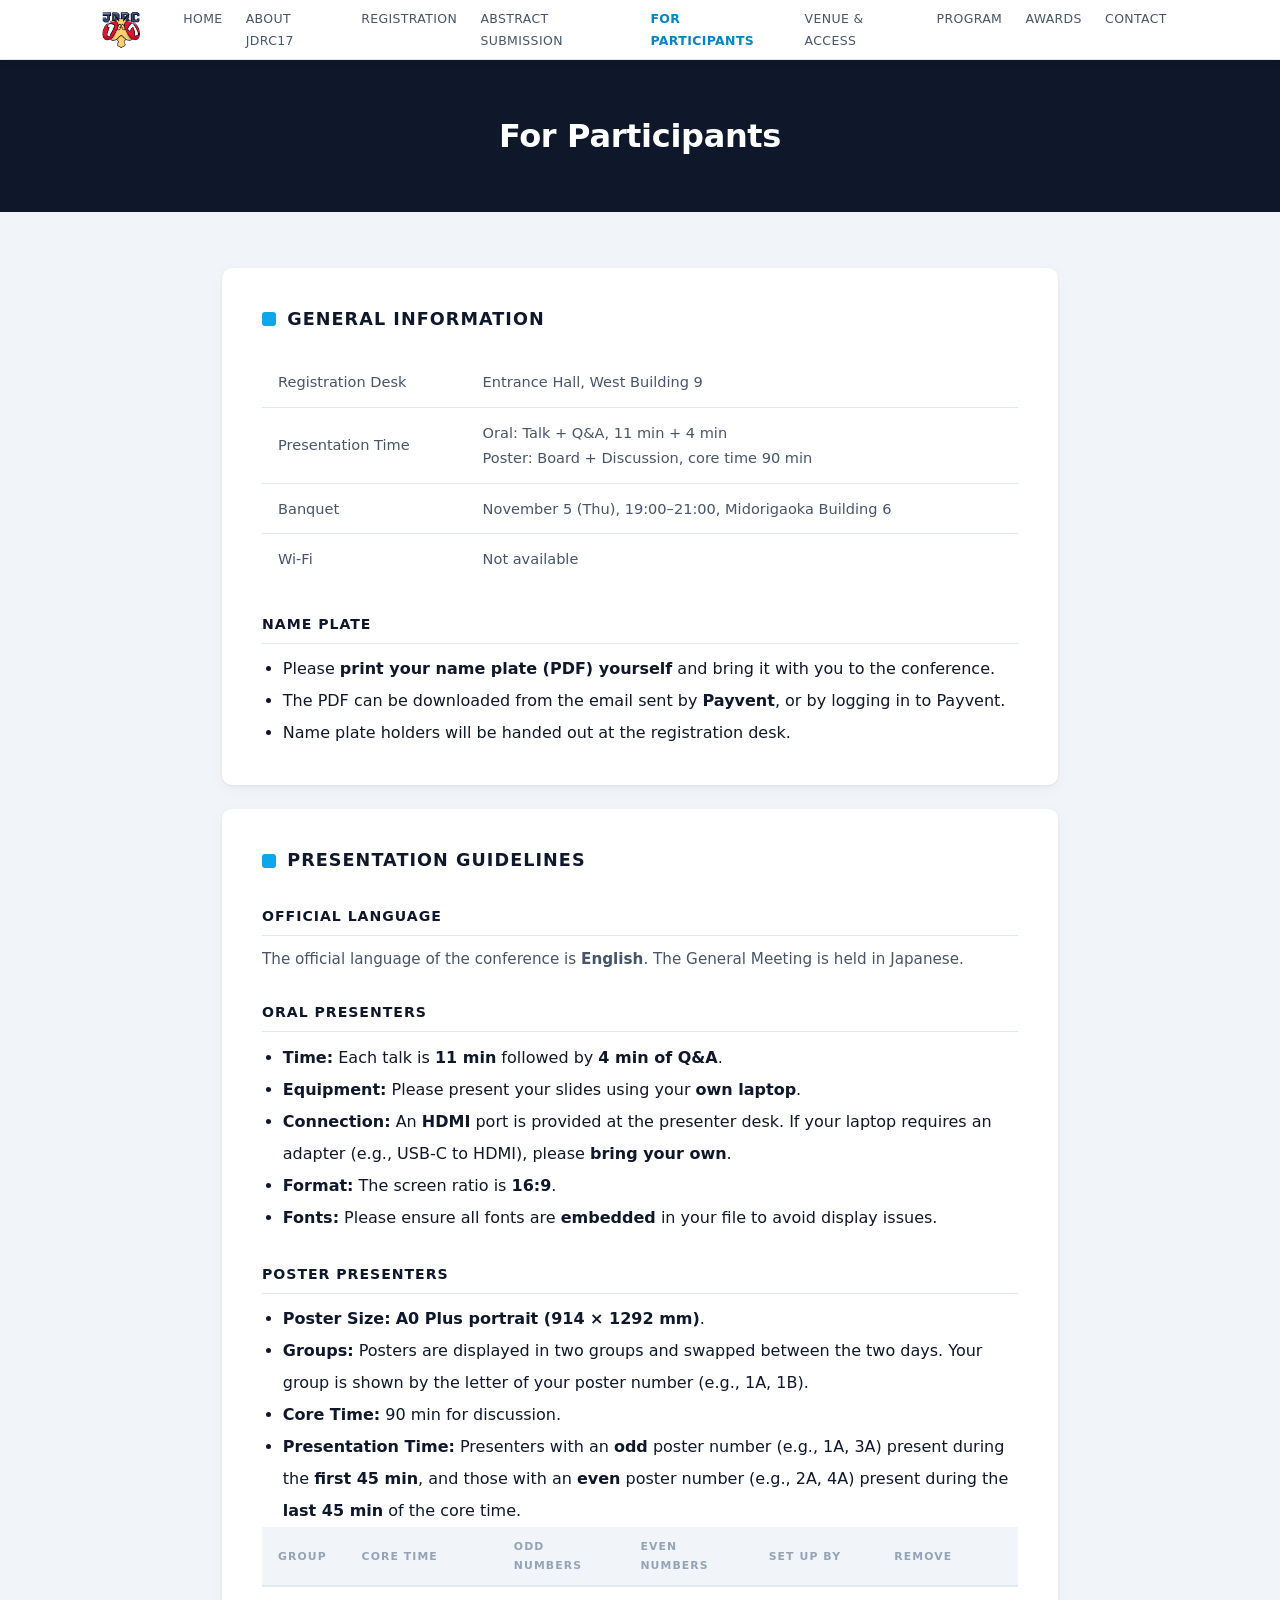
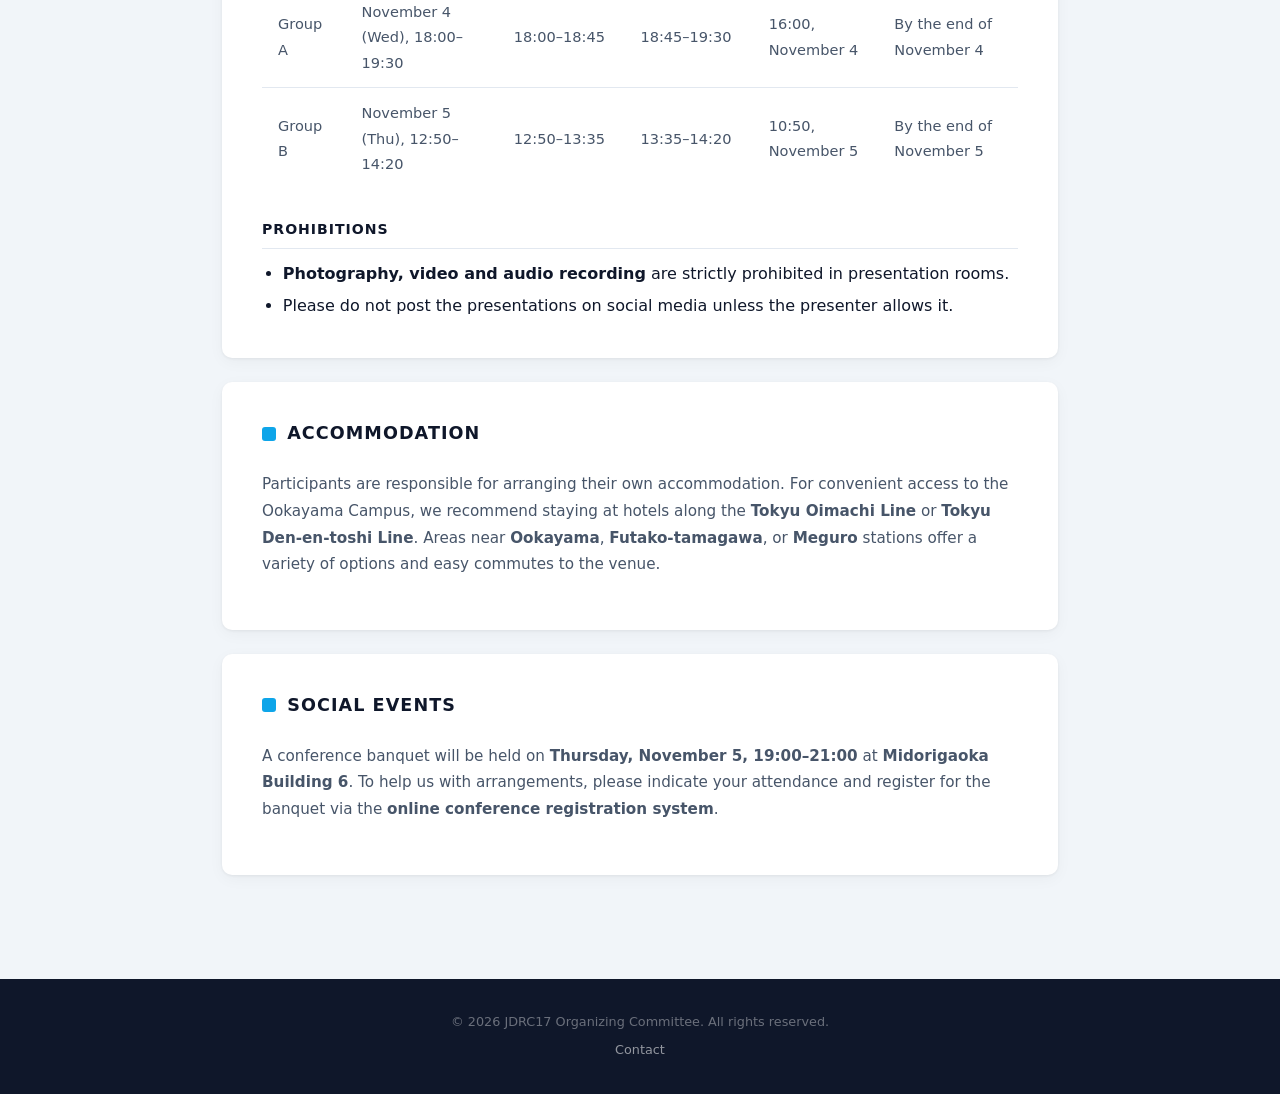
<file: participants.html>
<!DOCTYPE html>
<html lang="ja">
<head>
<!-- Google tag (gtag.js) -->
<script async src="https://www.googletagmanager.com/gtag/js?id=G-LBCGRK3BX6"></script>
<script>
  window.dataLayer = window.dataLayer || [];
  function gtag(){dataLayer.push(arguments);}
  gtag('js', new Date());

  gtag('config', 'G-LBCGRK3BX6');
</script>
  <meta charset="UTF-8">
  <meta name="viewport" content="width=device-width, initial-scale=1.0">
  <title>For Participants – JDRC17</title>
  <link rel="stylesheet" href="style.css">
  <link rel="icon" type="image/png" href="images/jdrc17_logo_y.png">
</head>
<body>

<nav>
  <div class="nav-inner">
    <a href="index.html" class="nav-logo"><img src="images/jdrc17_logo_y.png" alt="JDRC17" class="nav-logo-img" height="38"></a>
    <ul class="nav-links" id="navLinks">
      <li><a href="index.html">Home</a></li>
      <li><a href="about.html">About JDRC17</a></li>
      <li><a href="registration.html">Registration</a></li>
      <li><a href="abstract.html">Abstract Submission</a></li>
      <li><a href="participants.html" class="active">For Participants</a></li>
      <li><a href="venue.html">Venue &amp; Access</a></li>
      <li><a href="program.html">Program</a></li>
      <li><a href="awards.html">Awards</a></li>
      <li><a href="contact.html">Contact</a></li>
    </ul>
    <div class="nav-toggle" id="navToggle" aria-label="メニュー">
      <span></span><span></span><span></span>
    </div>
  </div>
</nav>

<div class="page-hero">
  <h1>For Participants</h1>
</div>

<main class="container">

  <section class="section-block">
    <h2 class="section-title">General Information</h2>
    <div class="table-wrap">
      <table class="dates-table">
        <tbody>
          <tr><td>Registration Desk</td><td>Entrance Hall, West Building 9</td></tr>
          <tr><td>Presentation Time</td><td>Oral: Talk + Q&amp;A, 11 min + 4 min<br>Poster: Board + Discussion, core time 90 min</td></tr>
          <tr><td>Banquet</td><td>November 5 (Thu), 19:00–21:00, Midorigaoka Building 6</td></tr>
          <tr><td>Wi-Fi</td><td>Not available</td></tr>
        </tbody>
      </table>
    </div>

    <h3 class="subsection-title">Name Plate</h3>
    <ul style="padding-left:1.3rem; line-height:2;">
      <li>Please <strong>print your name plate (PDF) yourself</strong> and bring it with you to the conference.</li>
      <li>The PDF can be downloaded from the email sent by <strong>Payvent</strong>, or by logging in to Payvent.</li>
      <li>Name plate holders will be handed out at the registration desk.</li>
    </ul>
  </section>

  <section class="section-block">
    <h2 class="section-title">Presentation Guidelines</h2>

    <h3 class="subsection-title">Official Language</h3>
    <p>The official language of the conference is <strong>English</strong>. The General Meeting is held in Japanese.</p>

    <h3 class="subsection-title">Oral Presenters</h3>
    <ul style="padding-left:1.3rem; line-height:2;">
      <li><strong>Time:</strong> Each talk is <strong>11 min</strong> followed by <strong>4 min of Q&amp;A</strong>.</li>
      <li><strong>Equipment:</strong> Please present your slides using your <strong>own laptop</strong>.</li>
      <li><strong>Connection:</strong> An <strong>HDMI</strong> port is provided at the presenter desk. If your laptop requires an adapter (e.g., USB-C to HDMI), please <strong>bring your own</strong>.</li>
      <li><strong>Format:</strong> The screen ratio is <strong>16:9</strong>.</li>
      <li><strong>Fonts:</strong> Please ensure all fonts are <strong>embedded</strong> in your file to avoid display issues.</li>
    </ul>

    <h3 class="subsection-title">Poster Presenters</h3>
    <ul style="padding-left:1.3rem; line-height:2;">
      <li><strong>Poster Size:</strong> <strong>A0 Plus portrait (914 × 1292 mm)</strong>.</li>
      <li><strong>Groups:</strong> Posters are displayed in two groups and swapped between the two days. Your group is shown by the letter of your poster number (e.g., 1A, 1B).</li>
      <li><strong>Core Time:</strong> 90 min for discussion.</li>
      <li><strong>Presentation Time:</strong> Presenters with an <strong>odd</strong> poster number (e.g., 1A, 3A) present during the <strong>first 45 min</strong>, and those with an <strong>even</strong> poster number (e.g., 2A, 4A) present during the <strong>last 45 min</strong> of the core time.</li>
    </ul>
    <div class="table-wrap">
      <table class="dates-table">
        <thead>
          <tr><th>Group</th><th>Core Time</th><th>Odd Numbers</th><th>Even Numbers</th><th>Set Up By</th><th>Remove</th></tr>
        </thead>
        <tbody>
          <tr><td>Group A</td><td>November 4 (Wed), 18:00–19:30</td><td style="white-space:nowrap;">18:00–18:45</td><td style="white-space:nowrap;">18:45–19:30</td><td>16:00, November 4</td><td>By the end of November 4</td></tr>
          <tr><td>Group B</td><td>November 5 (Thu), 12:50–14:20</td><td style="white-space:nowrap;">12:50–13:35</td><td style="white-space:nowrap;">13:35–14:20</td><td>10:50, November 5</td><td>By the end of November 5</td></tr>
        </tbody>
      </table>
    </div>

    <h3 class="subsection-title">Prohibitions</h3>
    <ul style="padding-left:1.3rem; line-height:2;">
      <li><strong>Photography, video and audio recording</strong> are strictly prohibited in presentation rooms.</li>
      <li>Please do not post the presentations on social media unless the presenter allows it.</li>
    </ul>
  </section>

  <section class="section-block">
    <h2 class="section-title">Accommodation</h2>
    <p>Participants are responsible for arranging their own accommodation. For convenient access to the Ookayama Campus, we recommend staying at hotels along the <strong>Tokyu Oimachi Line</strong> or <strong>Tokyu Den-en-toshi Line</strong>. Areas near <strong>Ookayama</strong>, <strong>Futako-tamagawa</strong>, or <strong>Meguro</strong> stations offer a variety of options and easy commutes to the venue.</p>
  </section>

  <section class="section-block">
    <h2 class="section-title">Social Events</h2>
    <p>A conference banquet will be held on <strong>Thursday, November 5, 19:00–21:00</strong> at <strong>Midorigaoka Building 6</strong>. To help us with arrangements, please indicate your attendance and register for the banquet via the <strong>online conference registration system</strong>.</p>
  </section>

</main>

<footer>
  <p>&copy; 2026 JDRC17 Organizing Committee. All rights reserved.</p>
  <p style="margin-top:.4rem;"><a href="contact.html">Contact</a></p>
</footer>

<script>
  document.getElementById('navToggle').addEventListener('click', function() {
    document.getElementById('navLinks').classList.toggle('open');
  });
</script>
</body>
</html>
</file>
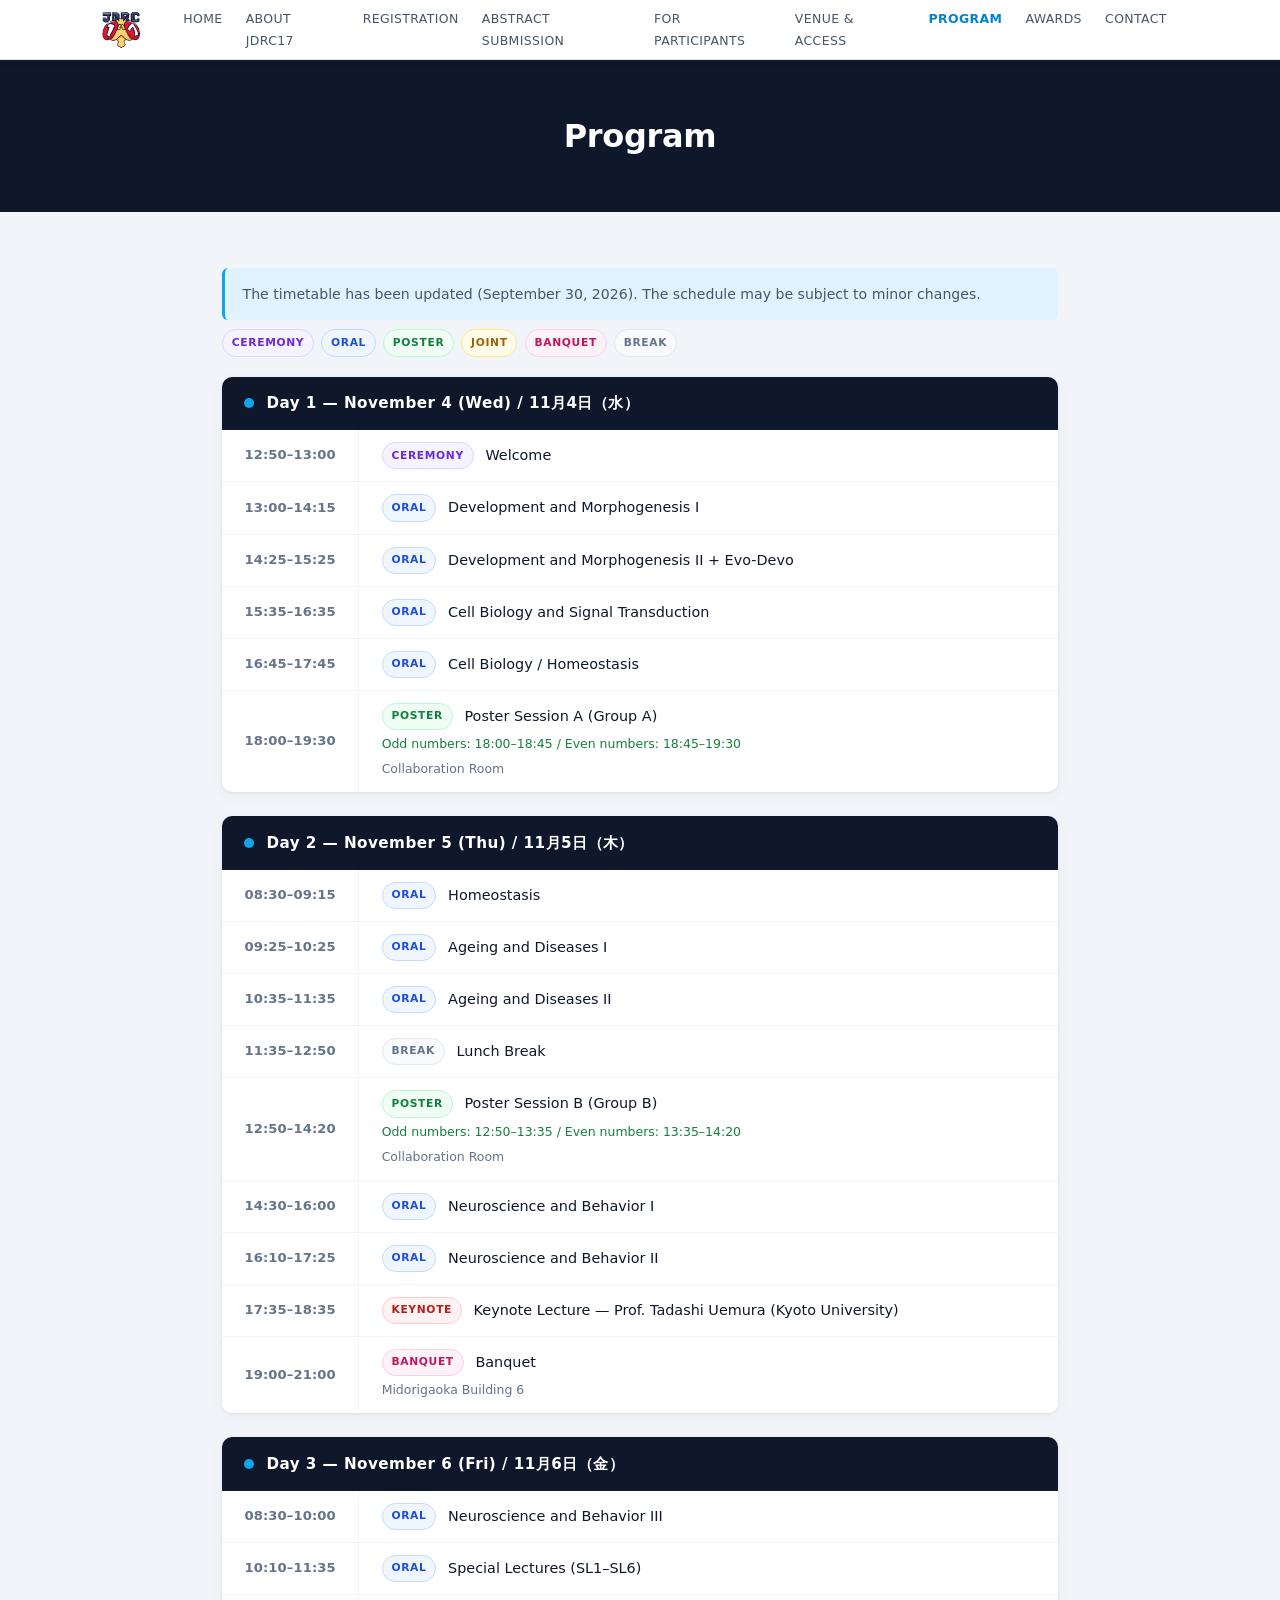
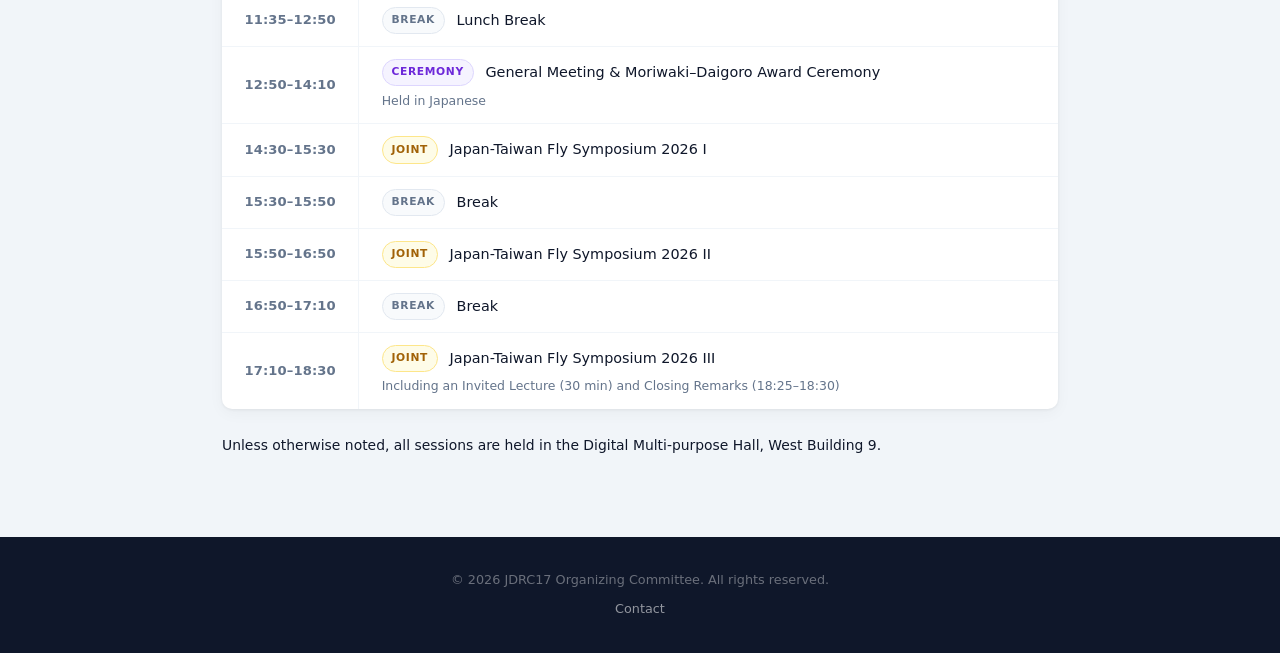
<file: program.html>
<!DOCTYPE html>
<html lang="ja">
<head>
<!-- Google tag (gtag.js) -->
<script async src="https://www.googletagmanager.com/gtag/js?id=G-LBCGRK3BX6"></script>
<script>
  window.dataLayer = window.dataLayer || [];
  function gtag(){dataLayer.push(arguments);}
  gtag('js', new Date());

  gtag('config', 'G-LBCGRK3BX6');
</script>
  <meta charset="UTF-8">
  <meta name="viewport" content="width=device-width, initial-scale=1.0">
  <title>Program – JDRC17</title>
  <link rel="stylesheet" href="style.css">
  <link rel="icon" type="image/png" href="images/jdrc17_logo_y.png">
  <style>
    .program-day {
      background: #fff;
      border-radius: 10px;
      box-shadow: 0 1px 3px rgba(0,0,0,.06), 0 4px 16px rgba(0,0,0,.04);
      margin-bottom: 1.5rem;
      overflow: hidden;
    }
    .day-header {
      background: #0f172a;
      color: #fff;
      padding: .85rem 1.4rem;
      font-weight: 700;
      font-size: .95rem;
      letter-spacing: .03em;
      display: flex;
      align-items: center;
      gap: .75rem;
    }
    .day-header::before {
      content: '';
      display: inline-block;
      width: 10px;
      height: 10px;
      background: #0ea5e9;
      border-radius: 50%;
      flex-shrink: 0;
    }
    .program-table {
      width: 100%;
      border-collapse: collapse;
    }
    .program-table tr {
      border-bottom: 1px solid #f1f5f9;
    }
    .program-table tr:last-child {
      border-bottom: none;
    }
    .program-table td {
      padding: .75rem 1.4rem;
      font-size: .9rem;
      vertical-align: middle;
    }
    .program-table td:first-child {
      width: 120px;
      white-space: nowrap;
      color: #64748b;
      font-weight: 600;
      font-size: .82rem;
      font-variant-numeric: tabular-nums;
      letter-spacing: .01em;
      border-right: 1px solid #f1f5f9;
    }
    .program-table tr:hover td {
      background: #f8fafc;
    }
    .tag {
      display: inline-block;
      font-size: .67rem;
      font-weight: 700;
      padding: .2rem .55rem;
      border-radius: 20px;
      margin-right: .45rem;
      vertical-align: middle;
      letter-spacing: .06em;
      text-transform: uppercase;
    }
    .tag-keynote { background: #fef2f2; color: #b91c1c; border: 1px solid #fecaca; }
    .tag-oral    { background: #eff6ff; color: #1d4ed8; border: 1px solid #bfdbfe; }
    .tag-poster  { background: #f0fdf4; color: #15803d; border: 1px solid #bbf7d0; }
    .tag-break   { background: #f8fafc; color: #64748b; border: 1px solid #e2e8f0; }
    .tag-ceremony { background: #f5f3ff; color: #6d28d9; border: 1px solid #ddd6fe; }
    .tag-joint   { background: #fefce8; color: #a16207; border: 1px solid #fde68a; }
    .tag-banquet { background: #fdf2f8; color: #be185d; border: 1px solid #fbcfe8; }
    .legend {
      display: flex;
      flex-wrap: wrap;
      gap: .4rem 0;
      margin-bottom: 1.25rem;
    }
    .poster-slots {
      display: block;
      margin-top: .2rem;
      font-size: .78rem;
      color: #15803d;
    }
    .room {
      display: block;
      margin-top: .2rem;
      font-size: .78rem;
      color: #64748b;
    }
  </style>
</head>
<body>

<nav>
  <div class="nav-inner">
    <a href="index.html" class="nav-logo"><img src="images/jdrc17_logo_y.png" alt="JDRC17" class="nav-logo-img" height="38"></a>
    <ul class="nav-links" id="navLinks">
      <li><a href="index.html">Home</a></li>
      <li><a href="about.html">About JDRC17</a></li>
      <li><a href="registration.html">Registration</a></li>
      <li><a href="abstract.html">Abstract Submission</a></li>
      <li><a href="participants.html">For Participants</a></li>
      <li><a href="venue.html">Venue &amp; Access</a></li>
      <li><a href="program.html" class="active">Program</a></li>
      <li><a href="awards.html">Awards</a></li>
      <li><a href="contact.html">Contact</a></li>
    </ul>
    <div class="nav-toggle" id="navToggle" aria-label="メニュー">
      <span></span><span></span><span></span>
    </div>
  </div>
</nav>

<div class="page-hero">
  <h1>Program</h1>
</div>

<main class="container">

  <div class="alert">
    The timetable has been updated (September 30, 2026). The schedule may be subject to minor changes.
  </div>

  <div class="legend">
    <span class="tag tag-ceremony">Ceremony</span>
    <span class="tag tag-oral">Oral</span>
    <span class="tag tag-poster">Poster</span>
    <span class="tag tag-joint">Joint</span>
    <span class="tag tag-banquet">Banquet</span>
    <span class="tag tag-break">Break</span>
  </div>

  <!-- Day 1 -->
  <div class="program-day">
    <div class="day-header">Day 1 — November 4 (Wed) / 11月4日（水）</div>
    <table class="program-table">
      <tbody>
        <tr><td>12:50–13:00</td><td><span class="tag tag-ceremony">Ceremony</span> Welcome</td></tr>
        <tr><td>13:00–14:15</td><td><span class="tag tag-oral">Oral</span> Development and Morphogenesis I</td></tr>
        <tr><td>14:25–15:25</td><td><span class="tag tag-oral">Oral</span> Development and Morphogenesis II + Evo-Devo</td></tr>
        <tr><td>15:35–16:35</td><td><span class="tag tag-oral">Oral</span> Cell Biology and Signal Transduction</td></tr>
        <tr><td>16:45–17:45</td><td><span class="tag tag-oral">Oral</span> Cell Biology / Homeostasis</td></tr>
        <tr><td>18:00–19:30</td><td><span class="tag tag-poster">Poster</span> Poster Session A (Group A)<span class="poster-slots">Odd numbers: 18:00–18:45 / Even numbers: 18:45–19:30</span><span class="room">Collaboration Room</span></td></tr>
      </tbody>
    </table>
  </div>

  <!-- Day 2 -->
  <div class="program-day">
    <div class="day-header">Day 2 — November 5 (Thu) / 11月5日（木）</div>
    <table class="program-table">
      <tbody>
        <tr><td>08:30–09:15</td><td><span class="tag tag-oral">Oral</span> Homeostasis</td></tr>
        <tr><td>09:25–10:25</td><td><span class="tag tag-oral">Oral</span> Ageing and Diseases I</td></tr>
        <tr><td>10:35–11:35</td><td><span class="tag tag-oral">Oral</span> Ageing and Diseases II</td></tr>
        <tr><td>11:35–12:50</td><td><span class="tag tag-break">Break</span> Lunch Break</td></tr>
        <tr><td>12:50–14:20</td><td><span class="tag tag-poster">Poster</span> Poster Session B (Group B)<span class="poster-slots">Odd numbers: 12:50–13:35 / Even numbers: 13:35–14:20</span><span class="room">Collaboration Room</span></td></tr>
        <tr><td>14:30–16:00</td><td><span class="tag tag-oral">Oral</span> Neuroscience and Behavior I</td></tr>
        <tr><td>16:10–17:25</td><td><span class="tag tag-oral">Oral</span> Neuroscience and Behavior II</td></tr>
        <tr><td>17:35–18:35</td><td><span class="tag tag-keynote">Keynote</span> Keynote Lecture — Prof. Tadashi Uemura (Kyoto University)</td></tr>
        <tr><td>19:00–21:00</td><td><span class="tag tag-banquet">Banquet</span> Banquet<span class="room">Midorigaoka Building 6</span></td></tr>
      </tbody>
    </table>
  </div>

  <!-- Day 3 -->
  <div class="program-day">
    <div class="day-header">Day 3 — November 6 (Fri) / 11月6日（金）</div>
    <table class="program-table">
      <tbody>
        <tr><td>08:30–10:00</td><td><span class="tag tag-oral">Oral</span> Neuroscience and Behavior III</td></tr>
        <tr><td>10:10–11:35</td><td><span class="tag tag-oral">Oral</span> Special Lectures (SL1–SL6)</td></tr>
        <tr><td>11:35–12:50</td><td><span class="tag tag-break">Break</span> Lunch Break</td></tr>
        <tr><td>12:50–14:10</td><td><span class="tag tag-ceremony">Ceremony</span> General Meeting &amp; Moriwaki–Daigoro Award Ceremony<span class="room">Held in Japanese</span></td></tr>
        <tr><td>14:30–15:30</td><td><span class="tag tag-joint">Joint</span> Japan-Taiwan Fly Symposium 2026 I</td></tr>
        <tr><td>15:30–15:50</td><td><span class="tag tag-break">Break</span> Break</td></tr>
        <tr><td>15:50–16:50</td><td><span class="tag tag-joint">Joint</span> Japan-Taiwan Fly Symposium 2026 II</td></tr>
        <tr><td>16:50–17:10</td><td><span class="tag tag-break">Break</span> Break</td></tr>
        <tr><td>17:10–18:30</td><td><span class="tag tag-joint">Joint</span> Japan-Taiwan Fly Symposium 2026 III<span class="room">Including an Invited Lecture (30 min) and Closing Remarks (18:25–18:30)</span></td></tr>
      </tbody>
    </table>
  </div>

  <p style="font-size:.87rem; color:var(--text-light);">Unless otherwise noted, all sessions are held in the Digital Multi-purpose Hall, West Building 9.</p>

</main>

<footer>
  <p>&copy; 2026 JDRC17 Organizing Committee. All rights reserved.</p>
  <p style="margin-top:.4rem;"><a href="contact.html">Contact</a></p>
</footer>

<script>
  document.getElementById('navToggle').addEventListener('click', function() {
    document.getElementById('navLinks').classList.toggle('open');
  });
</script>
</body>
</html>
</file>
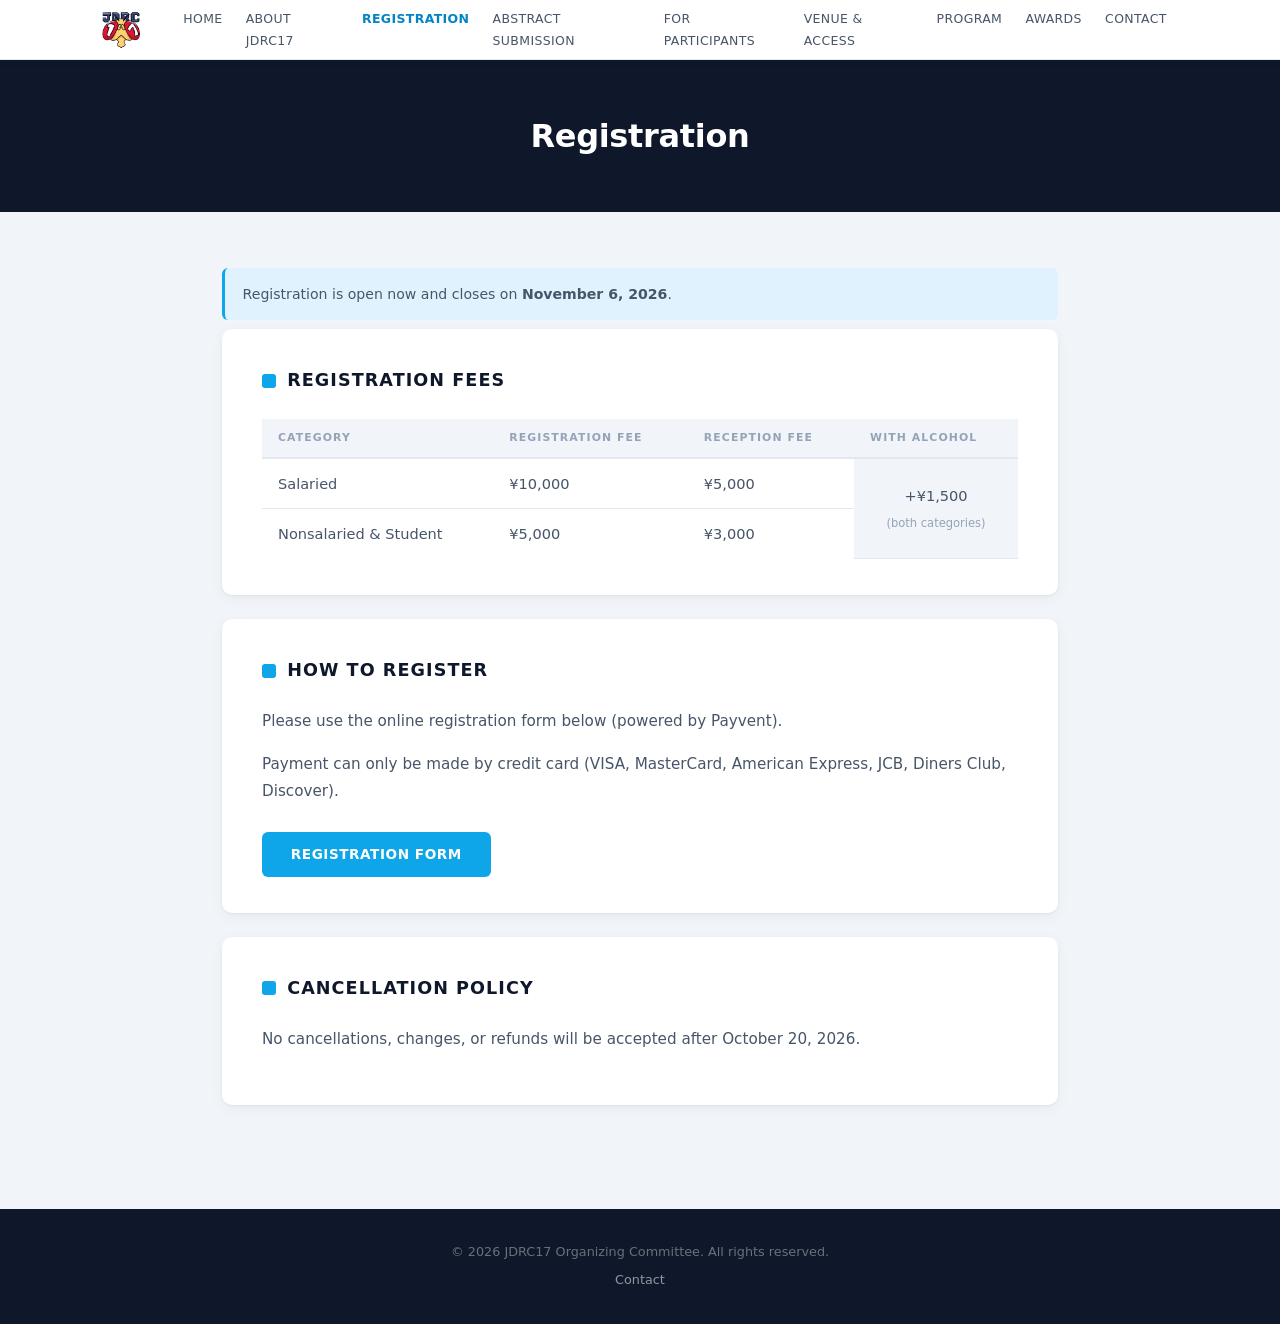
<file: registration.html>
<!DOCTYPE html>
<html lang="ja">
<head>
<!-- Google tag (gtag.js) -->
<script async src="https://www.googletagmanager.com/gtag/js?id=G-LBCGRK3BX6"></script>
<script>
  window.dataLayer = window.dataLayer || [];
  function gtag(){dataLayer.push(arguments);}
  gtag('js', new Date());

  gtag('config', 'G-LBCGRK3BX6');
</script>
  <meta charset="UTF-8">
  <meta name="viewport" content="width=device-width, initial-scale=1.0">
  <title>Registration – JDRC17</title>
  <link rel="stylesheet" href="style.css">
  <link rel="icon" type="image/png" href="images/jdrc17_logo_y.png">
</head>
<body>

<nav>
  <div class="nav-inner">
    <a href="index.html" class="nav-logo"><img src="images/jdrc17_logo_y.png" alt="JDRC17" class="nav-logo-img" height="38"></a>
    <ul class="nav-links" id="navLinks">
      <li><a href="index.html">Home</a></li>
      <li><a href="about.html">About JDRC17</a></li>
      <li><a href="registration.html" class="active">Registration</a></li>
      <li><a href="abstract.html">Abstract Submission</a></li>
      <li><a href="participants.html">For Participants</a></li>
      <li><a href="venue.html">Venue &amp; Access</a></li>
      <li><a href="program.html">Program</a></li>
      <li><a href="awards.html">Awards</a></li>
      <li><a href="contact.html">Contact</a></li>
    </ul>
    <div class="nav-toggle" id="navToggle" aria-label="メニュー">
      <span></span><span></span><span></span>
    </div>
  </div>
</nav>

<div class="page-hero">
  <h1>Registration</h1>
</div>

<main class="container">

  <div class="alert">
    Registration is open now and closes on <strong>November 6, 2026</strong>.
  </div>

  <section class="section-block">
    <h2 class="section-title">Registration Fees</h2>
    <div class="table-wrap">
      <table class="dates-table">
        <thead>
          <tr><th>Category</th><th>Registration Fee</th><th>Reception Fee</th><th>With Alcohol</th></tr>
        </thead>
        <tbody>
          <tr><td>Salaried</td><td>¥10,000</td><td>¥5,000</td><td rowspan="2">+¥1,500<br><span class="table-subnote">(both categories)</span></td></tr>
          <tr><td>Nonsalaried &amp; Student</td><td>¥5,000</td><td>¥3,000</td></tr>
        </tbody>
      </table>
    </div>
  </section>

  <section class="section-block">
    <h2 class="section-title">How to Register</h2>
    <p>Please use the online registration form below (powered by Payvent).</p>
    <p>Payment can only be made by credit card (VISA, MasterCard, American Express, JCB, Diners Club, Discover).</p>
    <a class="btn" href="https://app.payvent.net/embedded_forms/show/6a22a5cc8201651e1e811d06?locale=en" style="opacity:1; cursor:allowed;" onclick="return true;">Registration Form</a>
  </section>

  <section class="section-block">
    <h2 class="section-title">Cancellation Policy</h2>
    <p>No cancellations, changes, or refunds will be accepted after October 20, 2026.</p>
  </section>

</main>

<footer>
  <p>&copy; 2026 JDRC17 Organizing Committee. All rights reserved.</p>
  <p style="margin-top:.4rem;"><a href="contact.html">Contact</a></p>
</footer>

<script>
  document.getElementById('navToggle').addEventListener('click', function() {
    document.getElementById('navLinks').classList.toggle('open');
  });
</script>
</body>
</html>
</file>
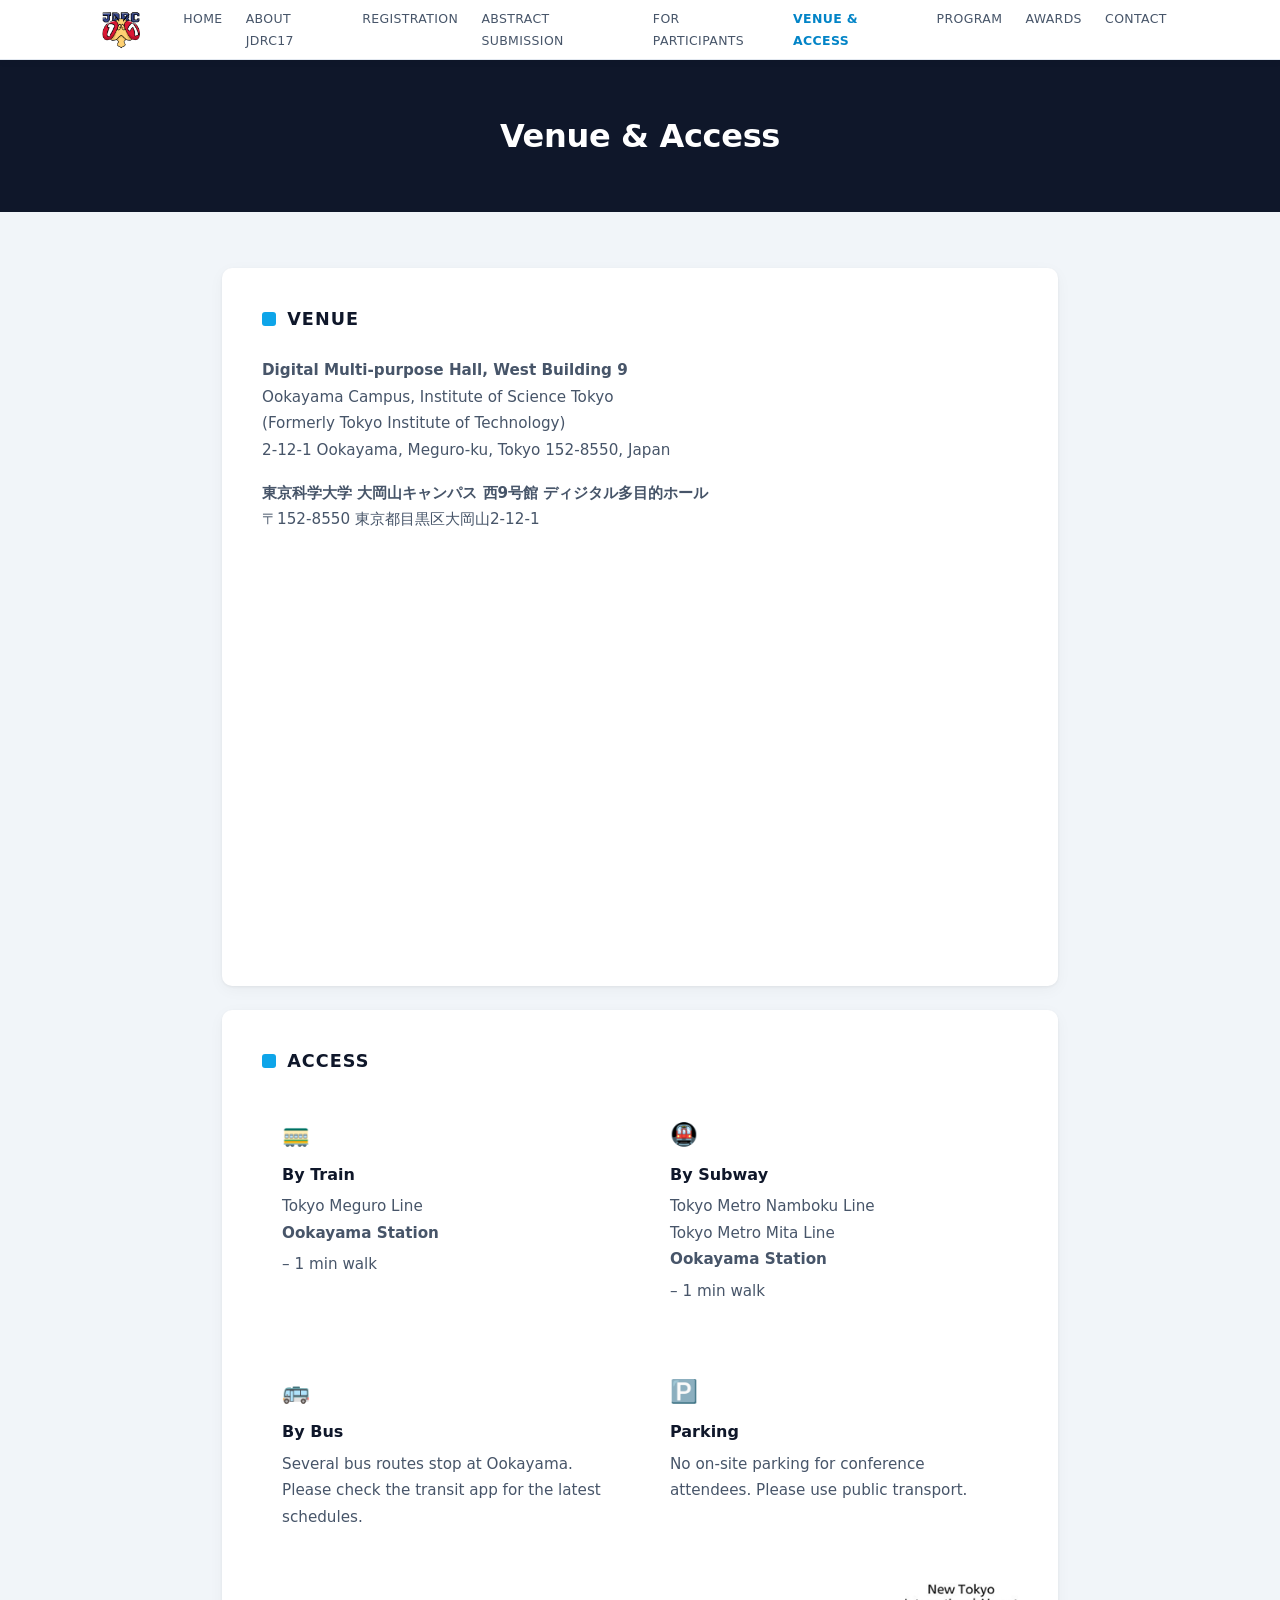
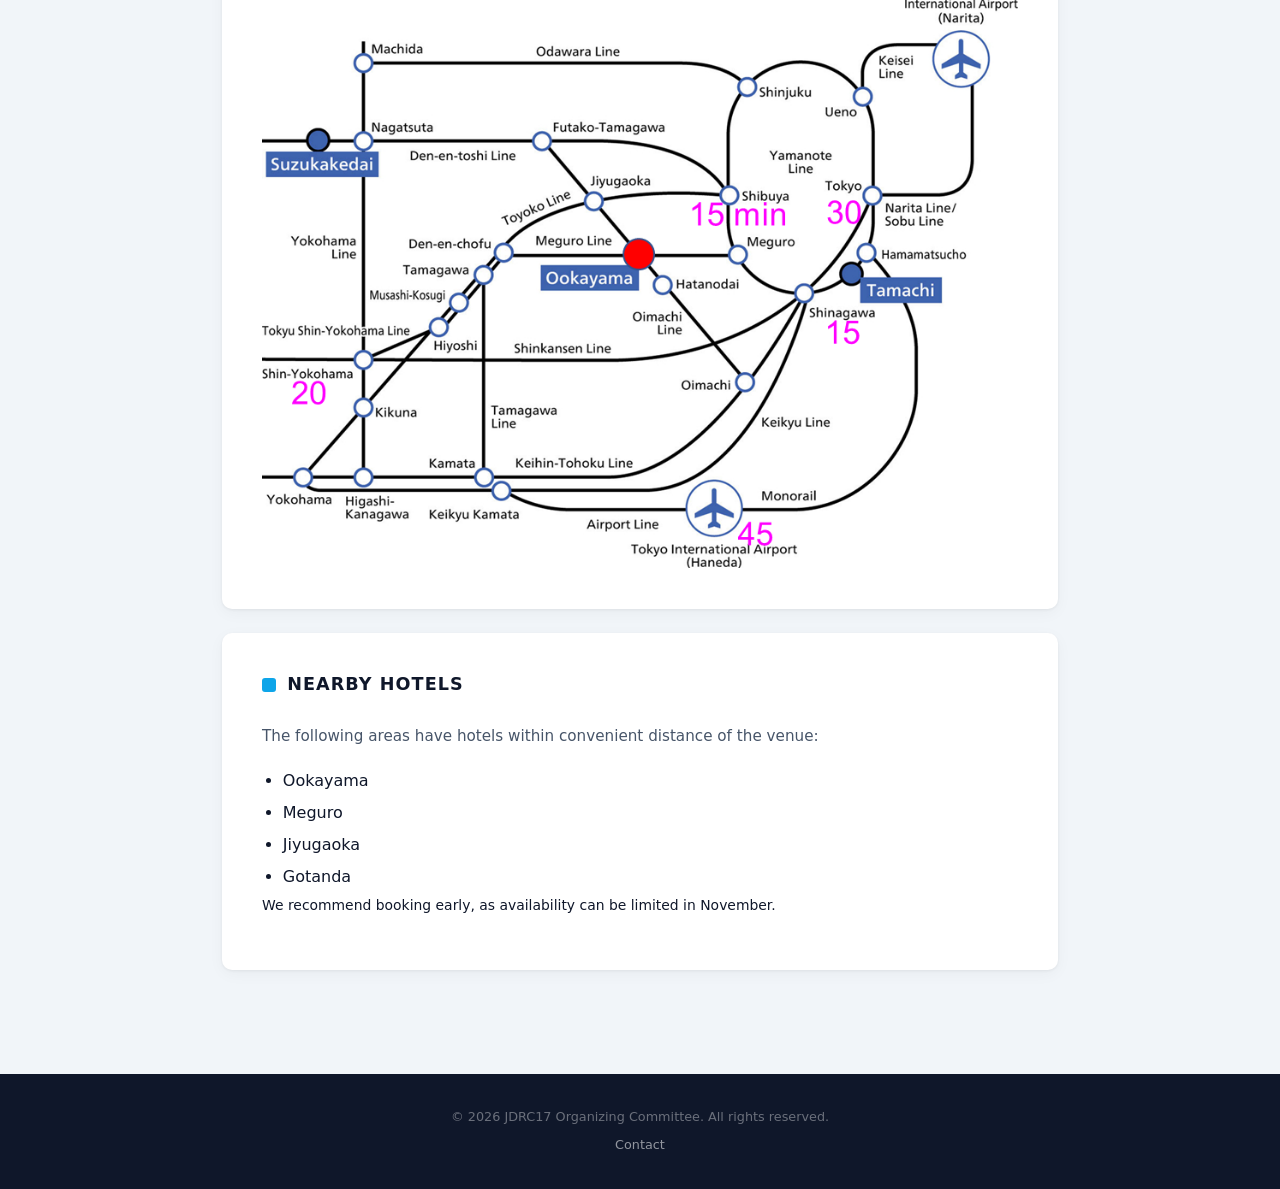
<file: venue.html>
<!DOCTYPE html>
<html lang="ja">
<head>
<!-- Google tag (gtag.js) -->
<script async src="https://www.googletagmanager.com/gtag/js?id=G-LBCGRK3BX6"></script>
<script>
  window.dataLayer = window.dataLayer || [];
  function gtag(){dataLayer.push(arguments);}
  gtag('js', new Date());

  gtag('config', 'G-LBCGRK3BX6');
</script>
  <meta charset="UTF-8">
  <meta name="viewport" content="width=device-width, initial-scale=1.0">
  <title>Venue &amp; Access – JDRC17</title>
  <style>
    .map-embed {
      width: 100%;
      height: 380px;
      border: 1px solid var(--border);
      border-radius: 4px;
      margin-top: .75rem;
    }
    .access-grid {
      display: grid;
      grid-template-columns: repeat(auto-fill, minmax(280px, 1fr));
      gap: 1.25rem;
      margin-top: .75rem;
    }
    .access-card {
      background: var(--bg-light);
      border: 1px solid var(--border);
      border-radius: 4px;
      padding: 1rem 1.25rem;
    }
    .access-card .icon { font-size: 1.4rem; margin-bottom: .4rem; }
    .access-card strong { display: block; margin-bottom: .3rem; }
  </style>
  <link rel="stylesheet" href="style.css">
  <link rel="icon" type="image/png" href="images/jdrc17_logo_y.png">
</head>
<body>

<nav>
  <div class="nav-inner">
    <a href="index.html" class="nav-logo"><img src="images/jdrc17_logo_y.png" alt="JDRC17" class="nav-logo-img" height="38"></a>
    <ul class="nav-links" id="navLinks">
      <li><a href="index.html">Home</a></li>
      <li><a href="about.html">About JDRC17</a></li>
      <li><a href="registration.html">Registration</a></li>
      <li><a href="abstract.html">Abstract Submission</a></li>
      <li><a href="participants.html">For Participants</a></li>
      <li><a href="venue.html" class="active">Venue &amp; Access</a></li>
      <li><a href="program.html">Program</a></li>
      <li><a href="awards.html">Awards</a></li>
      <li><a href="contact.html">Contact</a></li>
    </ul>
    <div class="nav-toggle" id="navToggle" aria-label="メニュー">
      <span></span><span></span><span></span>
    </div>
  </div>
</nav>

<div class="page-hero">
  <h1>Venue &amp; Access</h1>
</div>

<main class="container">

  <section class="section-block">
    <h2 class="section-title">Venue</h2>
    <p>
      <strong>Digital Multi-purpose Hall, West Building 9</strong><br>
      Ookayama Campus, Institute of Science Tokyo<br>
      (Formerly Tokyo Institute of Technology)<br>
      2-12-1 Ookayama, Meguro-ku, Tokyo 152-8550, Japan
    </p>
    <p>
      <strong>東京科学大学 大岡山キャンパス 西9号館 ディジタル多目的ホール</strong><br>
      〒152-8550 東京都目黒区大岡山2-12-1
    </p>
    <iframe
      class="map-embed"
      src="https://maps.google.com/maps?q=ディジタル多目的ホール+東京科学大学+大岡山キャンパス&z=18&output=embed"
      allowfullscreen=""
      loading="lazy"
      referrerpolicy="no-referrer-when-downgrade"
      title="Map to Institute of Science Tokyo"
    ></iframe>
  </section>

  <section class="section-block">
    <h2 class="section-title">Access</h2>
    <div class="access-grid">
      <div class="access-card">
        <div class="icon">🚃</div>
        <strong>By Train</strong>
        <p>Tokyo Meguro Line<br><strong>Ookayama Station</strong> – 1 min walk</p>
      </div>
      <div class="access-card">
        <div class="icon">🚇</div>
        <strong>By Subway</strong>
        <p>Tokyo Metro Namboku Line<br>Tokyo Metro Mita Line<br><strong>Ookayama Station</strong> – 1 min walk</p>
      </div>
      <div class="access-card">
        <div class="icon">🚌</div>
        <strong>By Bus</strong>
        <p>Several bus routes stop at Ookayama. Please check the transit app for the latest schedules.</p>
      </div>
      <div class="access-card">
        <div class="icon">🅿️</div>
        <strong>Parking</strong>
        <p>No on-site parking for conference attendees. Please use public transport.</p>
      </div>
    </div>
    <img src="images/access_ookayama.png" alt="Access map to Ookayama Campus" style="width:100%; max-width:800px; border:1px solid var(--border); border-radius:4px; margin-top:1.25rem; display:block;">
  </section>

  <section class="section-block">
    <h2 class="section-title">Nearby Hotels</h2>
    <p>The following areas have hotels within convenient distance of the venue:</p>
    <ul style="padding-left:1.3rem; line-height:2;">
      <li>Ookayama</li>
      <li>Meguro</li>
      <li>Jiyugaoka</li>
      <li>Gotanda</li>
    </ul>
    <p style="font-size:.87rem; color:var(--text-light);">We recommend booking early, as availability can be limited in November.</p>
  </section>

</main>

<footer>
  <p>&copy; 2026 JDRC17 Organizing Committee. All rights reserved.</p>
  <p style="margin-top:.4rem;"><a href="contact.html">Contact</a></p>
</footer>

<script>
  document.getElementById('navToggle').addEventListener('click', function() {
    document.getElementById('navLinks').classList.toggle('open');
  });
</script>
</body>
</html>
</file>
<file: style.css>
/* ===== Demo Banner ===== */
.demo-banner {
  background: #f59e0b;
  color: #1a1a1a;
  text-align: center;
  padding: .45rem 1rem;
  font-size: .82rem;
  font-weight: 700;
  letter-spacing: .04em;
  position: sticky;
  top: 0;
  z-index: 200;
}

/* ===== Base ===== */
@import url('https://fonts.googleapis.com/css2?family=Inter:wght@300;400;500;600;700;800;900&display=swap');

*, *::before, *::after { box-sizing: border-box; margin: 0; padding: 0; }

:root {
  --ink:        #0f172a;
  --ink-mid:    #475569;
  --ink-light:  #94a3b8;
  --bg:         #f1f5f9;
  --bg-card:    #ffffff;
  --dark:       #0f172a;
  --accent:     #0ea5e9;      /* sky blue */
  --accent-dk:  #0284c7;
  --accent-lt:  #e0f2fe;
  --rule:       #e2e8f0;
  --nav-h:      60px;
}

html { scroll-behavior: smooth; }

body {
  font-family: 'Inter', system-ui, sans-serif;
  color: var(--ink);
  background: var(--bg);
  line-height: 1.75;
}

a { color: var(--accent-dk); text-decoration: none; }
a:hover { text-decoration: underline; }

/* ===== Navigation ===== */
nav {
  position: sticky;
  top: 0;
  z-index: 100;
  background: var(--bg-card);
  height: var(--nav-h);
  display: flex;
  align-items: center;
  border-bottom: 1px solid var(--rule);
  box-shadow: 0 1px 8px rgba(0,0,0,.06);
}

.nav-inner {
  max-width: 1140px;
  width: 100%;
  margin: 0 auto;
  padding: 0 2rem;
  display: flex;
  align-items: center;
}

.nav-logo {
  display: flex;
  align-items: center;
  margin-right: auto;
  padding-right: 2rem;
  text-decoration: none;
  flex-shrink: 0;
}

.nav-logo-img {
  height: 38px;
  width: auto;
  display: block;
}

.nav-links {
  display: flex;
  list-style: none;
  gap: .05rem;
}

.nav-links a {
  display: block;
  color: var(--ink-mid);
  padding: .4rem .7rem;
  font-size: .78rem;
  font-weight: 500;
  letter-spacing: .03em;
  text-transform: uppercase;
  transition: color .15s;
  border-radius: 4px;
}

.nav-links a:hover {
  color: var(--ink);
  background: var(--bg);
  text-decoration: none;
}

.nav-links a.active {
  color: var(--accent-dk);
  font-weight: 700;
  text-decoration: none;
}

/* hamburger */
.nav-toggle {
  display: none;
  flex-direction: column;
  gap: 5px;
  cursor: pointer;
  padding: .5rem;
}
.nav-toggle span {
  display: block;
  width: 22px;
  height: 2px;
  background: var(--ink);
}

/* ===== Hero ===== */
.hero {
  position: relative;
  overflow: hidden;
  min-height: 540px;
  display: flex;
  align-items: center;
  background: var(--dark);
}

.hero-bg {
  position: absolute;
  right: 0;
  top: 0;
  bottom: 0;
  width: 55%;
  height: 100%;
  object-fit: cover;
  object-position: left center;
  z-index: 0;
  filter: brightness(.5) saturate(.7);
}

.hero::after {
  content: '';
  position: absolute;
  inset: 0;
  background: linear-gradient(
    105deg,
    rgba(15,23,42,1)  0%,
    rgba(15,23,42,1)  40%,
    rgba(15,23,42,.1) 60%,
    rgba(15,23,42,0) 100%
  );
  z-index: 1;
}

.hero-content {
  position: relative;
  z-index: 2;
  max-width: 1140px;
  width: 100%;
  margin: 0 auto;
  padding: 5rem 2rem;
}

.hero-badge {
  display: inline-flex;
  align-items: center;
  gap: .5rem;
  background: var(--accent);
  color: #fff;
  font-size: .68rem;
  font-weight: 700;
  letter-spacing: .16em;
  text-transform: uppercase;
  padding: .3rem .9rem;
  border-radius: 20px;
  margin-bottom: 1.5rem;
}

.hero h1 {
  font-size: clamp(1.6rem, 3.5vw, 2.6rem);
  font-weight: 800;
  color: #fff;
  line-height: 1.2;
  max-width: 640px;
  margin-bottom: .5rem;
  letter-spacing: -.01em;
}

.hero h1 span {
  display: block;
  font-size: clamp(.82rem, 1.5vw, 1rem);
  color: rgba(255,255,255,.42);
  font-weight: 400;
  margin-top: .5rem;
  letter-spacing: .01em;
}

/* ===== Jointly Badge ===== */
.jointly-badge {
  display: inline-flex;
  align-items: center;
  margin: 1.25rem 0 2.2rem;
  padding: .45rem 1rem;
  background: rgba(14,165,233,.12);
  color: #7dd3fc;
  font-size: .82rem;
  font-weight: 500;
  border-radius: 4px;
  border: 1px solid rgba(14,165,233,.25);
}

.hero-info {
  display: flex;
  flex-wrap: wrap;
  gap: .75rem;
  max-width: 640px;
}

.hero-info-card {
  background: rgba(255,255,255,.07);
  border: 1px solid rgba(255,255,255,.1);
  border-radius: 8px;
  padding: .9rem 1.3rem;
  min-width: 200px;
  flex: 1;
  backdrop-filter: blur(8px);
}

.hero-info-card .label {
  font-size: .62rem;
  font-weight: 700;
  letter-spacing: .14em;
  text-transform: uppercase;
  color: var(--accent);
  margin-bottom: .3rem;
}

.hero-info-card .value {
  font-size: .88rem;
  font-weight: 600;
  color: #fff;
  line-height: 1.5;
}

.hero-info-card .value-ja {
  font-size: .77rem;
  color: rgba(255,255,255,.38);
  margin-top: .2rem;
}

/* ===== Page Container ===== */
.container {
  max-width: 900px;
  margin: 0 auto;
  padding: 3.5rem 2rem;
}

/* ===== Section Blocks ===== */
.section-block {
  background: var(--bg-card);
  border-radius: 10px;
  padding: 2.25rem 2.5rem;
  margin-bottom: 1.5rem;
  box-shadow: 0 1px 3px rgba(0,0,0,.06), 0 4px 16px rgba(0,0,0,.04);
}

.section-block p {
  margin-bottom: 1rem;
  color: var(--ink-mid);
  font-size: .95rem;
}

/* ===== Section Headings ===== */
h2.section-title {
  font-size: 1.1rem;
  font-weight: 800;
  color: var(--ink);
  margin-bottom: 1.4rem;
  text-transform: uppercase;
  letter-spacing: .06em;
  display: flex;
  align-items: center;
  gap: .7rem;
}

h2.section-title::before {
  content: '';
  display: inline-block;
  width: 14px;
  height: 14px;
  background: var(--accent);
  border-radius: 3px;
  flex-shrink: 0;
}

h3.subsection-title {
  font-size: .88rem;
  font-weight: 700;
  color: var(--ink);
  margin: 1.75rem 0 .6rem;
  text-transform: uppercase;
  letter-spacing: .07em;
  padding-bottom: .4rem;
  border-bottom: 1px solid var(--rule);
}

/* ===== Tables ===== */
.table-wrap {
  overflow-x: auto;
  -webkit-overflow-scrolling: touch;
}

.dates-table {
  width: 100%;
  border-collapse: collapse;
  font-size: .91rem;
}

.dates-table th {
  background: var(--bg);
  color: var(--ink-light);
  font-size: .68rem;
  font-weight: 700;
  letter-spacing: .1em;
  text-transform: uppercase;
  padding: .6rem 1rem;
  text-align: left;
  border-bottom: 2px solid var(--rule);
}

.dates-table td {
  padding: .75rem 1rem;
  border-bottom: 1px solid var(--rule);
  color: var(--ink-mid);
}

.dates-table tbody tr:last-child td { border-bottom: none; }

.dates-table tbody tr:hover td {
  background: var(--accent-lt);
  color: var(--ink);
}

.dates-table td[rowspan] {
  text-align: center;
  vertical-align: middle;
  background: var(--bg);
}

.table-subnote {
  display: inline-block;
  font-size: .72rem;
  color: var(--ink-light);
  margin-top: .15rem;
}

/* ===== Invited Speakers ===== */
.speakers-grid {
  display: grid;
  grid-template-columns: repeat(auto-fill, minmax(200px, 1fr));
  gap: .9rem;
}

.speaker-card {
  background: var(--bg);
  border-radius: 8px;
  padding: 1.1rem 1.2rem;
}

.speaker-card .name {
  font-weight: 700;
  font-size: .95rem;
  color: var(--ink);
}

.speaker-card .affil {
  font-size: .8rem;
  color: var(--ink-light);
  margin-top: .2rem;
}

.keynote-card {
  border-left: 4px solid var(--accent);
  padding: 1.4rem 1.6rem;
}

.keynote-card .talk-title {
  font-size: 1.15rem;
  font-weight: 700;
  color: var(--ink);
  line-height: 1.5;
  margin-bottom: .8rem;
}

.keynote-card .name {
  font-size: 1rem;
}

.keynote-card .affil {
  font-size: .85rem;
}

/* ===== Organizers ===== */
.organizers-list {
  list-style: none;
  display: grid;
  grid-template-columns: repeat(auto-fill, minmax(255px, 1fr));
  gap: .5rem;
}

.organizers-list li {
  font-size: .88rem;
  padding: .6rem .9rem;
  background: var(--bg);
  border-radius: 6px;
  color: var(--ink-mid);
}

/* ===== Sponsors ===== */
.sponsor-grid {
  display: grid;
  grid-template-columns: repeat(auto-fit, minmax(130px, 1fr));
  gap: 1rem;
}

.sponsor-item {
  display: flex;
  align-items: center;
  justify-content: center;
  background: var(--bg);
  border-radius: 8px;
  padding: 1rem 1.25rem;
  transition: box-shadow .2s;
}

.sponsor-item:hover {
  box-shadow: 0 4px 16px rgba(0,0,0,.1);
  text-decoration: none;
}

/* Every logo gets the same box; object-fit keeps its aspect ratio inside it */
.sponsor-item img {
  width: 100%;
  height: 64px;
  object-fit: contain;
  display: block;
}

/* Logos supplied on a white background blend into the card instead of showing a white box */
.sponsor-item img.logo-on-white { mix-blend-mode: multiply; }

/* Compact sponsor strip (top page) */
.sponsor-strip { padding: 1.5rem 2.5rem; }

.sponsor-strip-head {
  display: flex;
  align-items: baseline;
  justify-content: space-between;
  margin-bottom: .9rem;
}

.sponsor-strip-label {
  font-size: .72rem;
  font-weight: 700;
  letter-spacing: .12em;
  text-transform: uppercase;
  color: var(--ink-light);
}

.sponsor-strip-head a { font-size: .78rem; }

/* Narrower cards than the About page so the whole strip stays on one row on desktop */
.sponsor-strip .sponsor-grid { grid-template-columns: repeat(auto-fit, minmax(88px, 1fr)); gap: .75rem; }
.sponsor-strip .sponsor-item { padding: .75rem; }
.sponsor-strip .sponsor-item img { height: 44px; }

/* ===== Alert / Announcement ===== */
.alert {
  padding: .85rem 1.1rem;
  margin-bottom: .6rem;
  background: var(--accent-lt);
  border-radius: 6px;
  font-size: .88rem;
  color: var(--ink-mid);
  border-left: 3px solid var(--accent);
}

/* ===== Button ===== */
.btn {
  display: inline-block;
  background: var(--accent);
  color: #fff !important;
  font-weight: 700;
  padding: .65rem 1.8rem;
  border-radius: 6px;
  font-size: .85rem;
  letter-spacing: .04em;
  text-transform: uppercase;
  transition: background .15s, box-shadow .15s;
  text-decoration: none !important;
  margin-top: .75rem;
}

.btn:hover {
  background: var(--accent-dk);
  box-shadow: 0 4px 16px rgba(14,165,233,.35);
}

/* ===== Page Hero (inner pages) ===== */
.page-hero {
  background: var(--dark);
  color: #fff;
  padding: 3rem 2rem;
  text-align: center;
}

.page-hero h1 {
  font-size: clamp(1.4rem, 3vw, 2rem);
  font-weight: 800;
  letter-spacing: -.01em;
}

/* ===== Contact ===== */
.contact-grid {
  display: grid;
  grid-template-columns: repeat(auto-fill, minmax(280px, 1fr));
  gap: 1rem;
}

.contact-card {
  background: var(--bg);
  border-radius: 8px;
  padding: 1.3rem 1.4rem;
}

.contact-card .role {
  font-size: .65rem;
  font-weight: 700;
  text-transform: uppercase;
  letter-spacing: .12em;
  color: var(--accent-dk);
  margin-bottom: .4rem;
}

/* ===== Footer ===== */
footer {
  background: var(--dark);
  color: rgba(255,255,255,.38);
  text-align: center;
  padding: 2rem 1.5rem;
  font-size: .8rem;
  margin-top: 1.5rem;
}

footer a { color: rgba(255,255,255,.55); }
footer a:hover { color: #fff; text-decoration: none; }

/* ===== Responsive ===== */
@media (max-width: 700px) {
  .hero-bg { width: 100%; object-position: 5% center; }
  .hero-content { padding: 3rem 1.5rem; }
  .nav-links {
    display: none;
    flex-direction: column;
    background: var(--bg-card);
    position: absolute;
    top: var(--nav-h);
    left: 0; right: 0;
    padding: .5rem 0;
    box-shadow: 0 4px 16px rgba(0,0,0,.08);
    border-top: 1px solid var(--rule);
  }
  .nav-links.open { display: flex; }
  .nav-links a { font-size: .85rem; padding: .6rem 1.5rem; }
  .nav-toggle { display: flex; }
  .nav-inner { position: relative; }
  .hero-info-card { min-width: 100%; }
  .container { padding: 2rem 1rem; }
  .section-block { padding: 1.5rem 1.25rem; margin-bottom: 1rem; }
  .sponsor-strip { padding: 1.25rem; }
}
</file>
